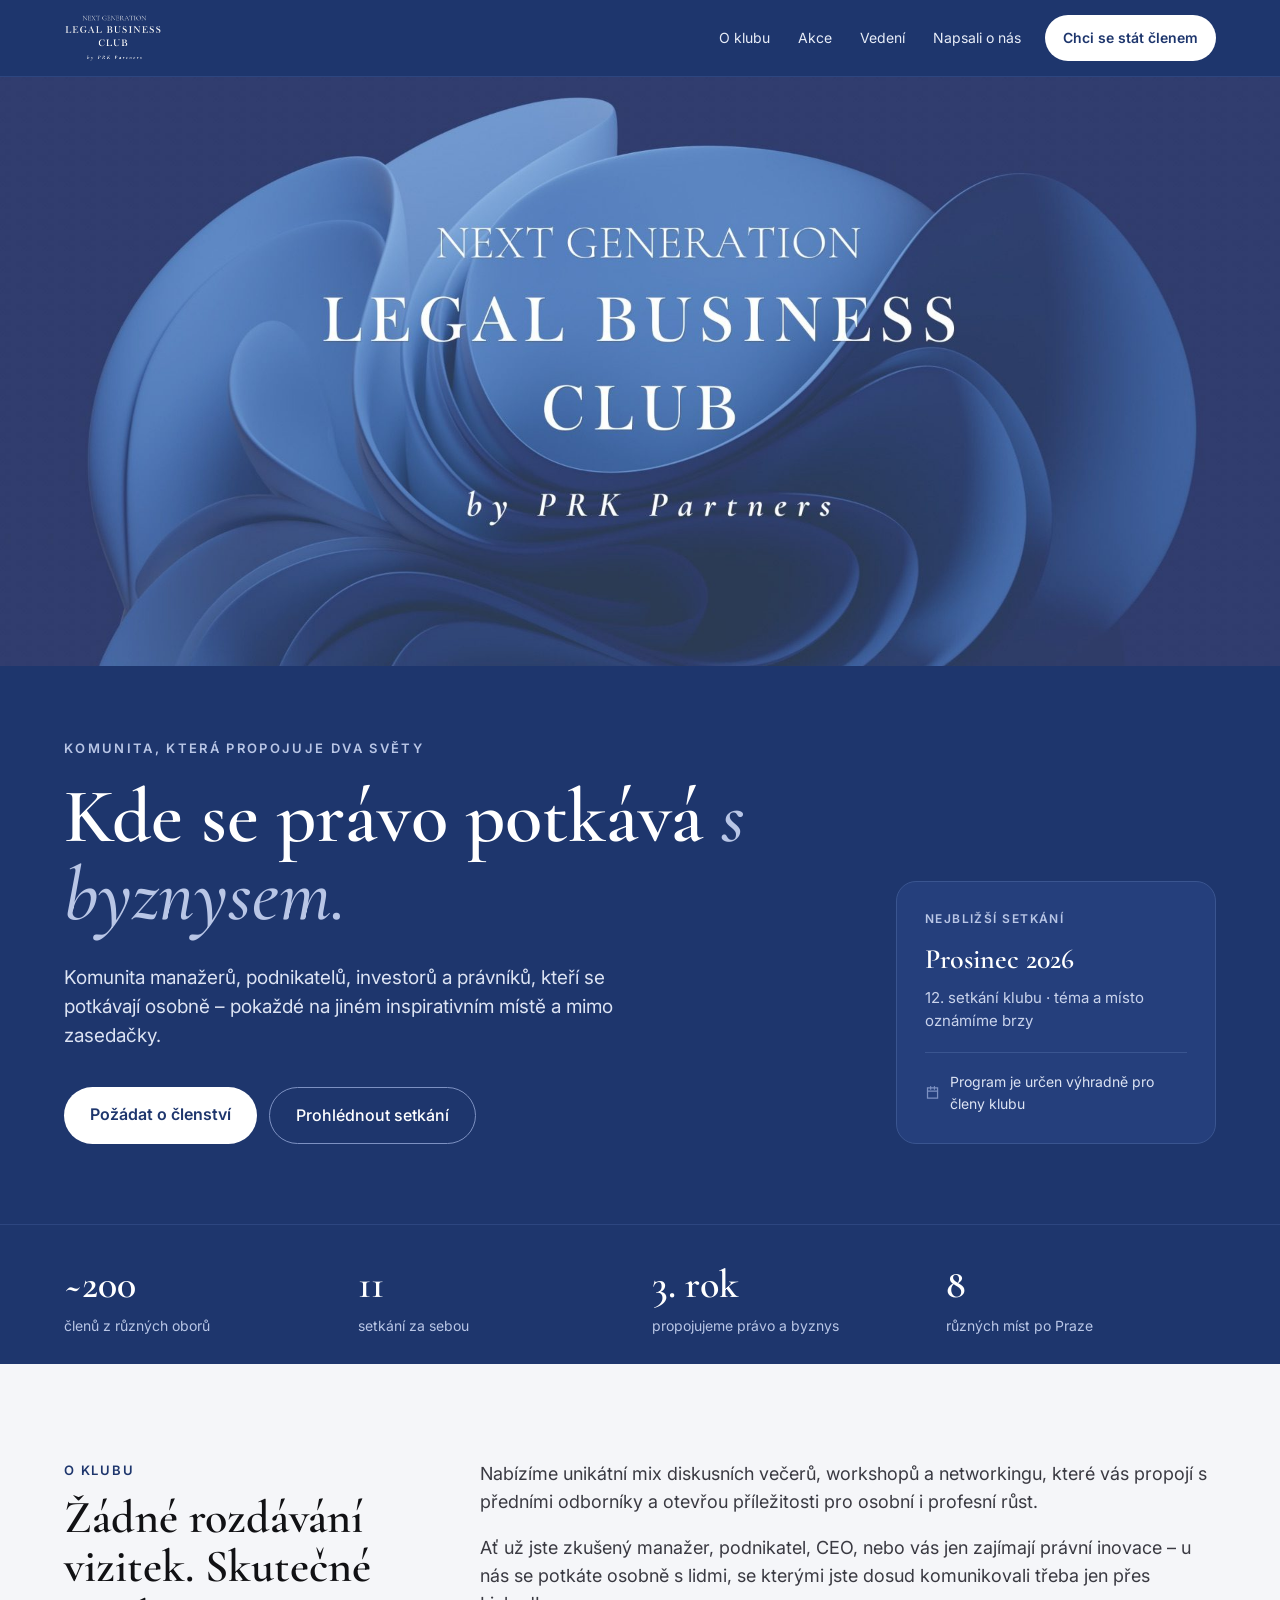
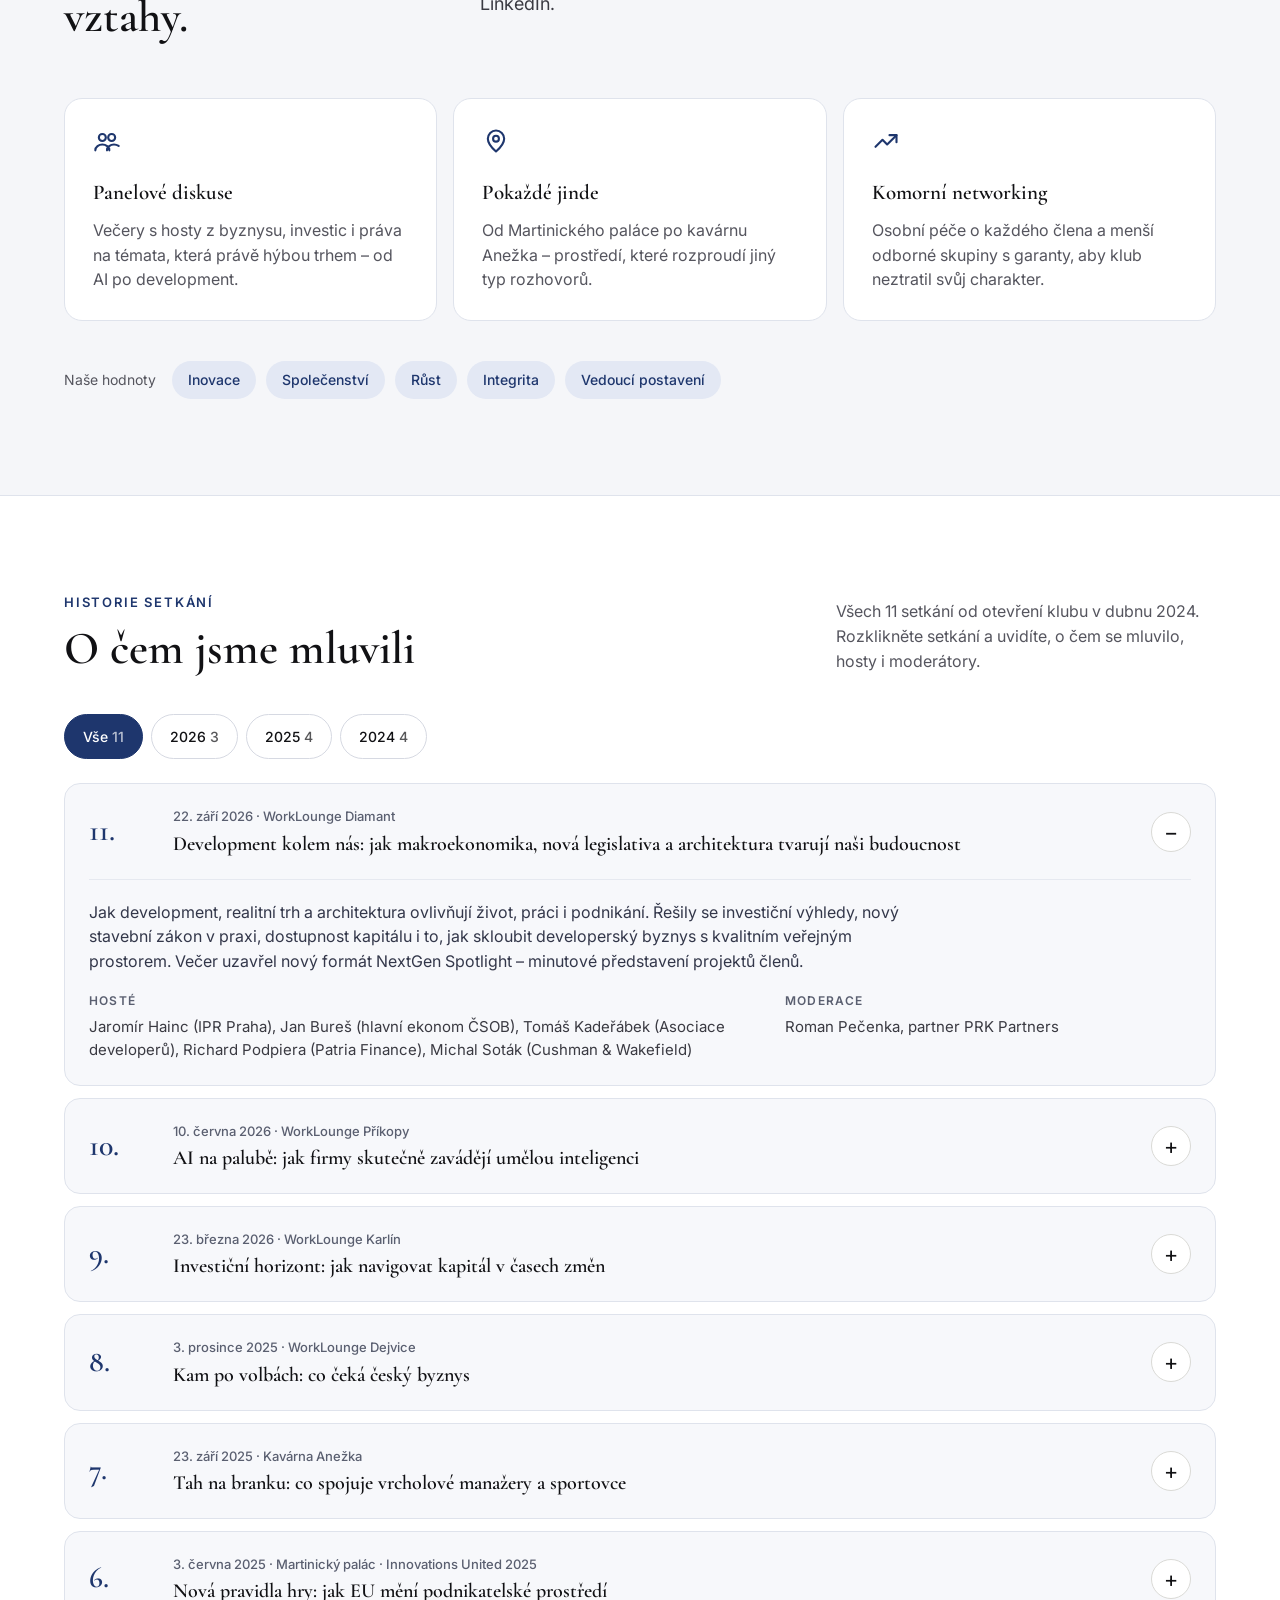
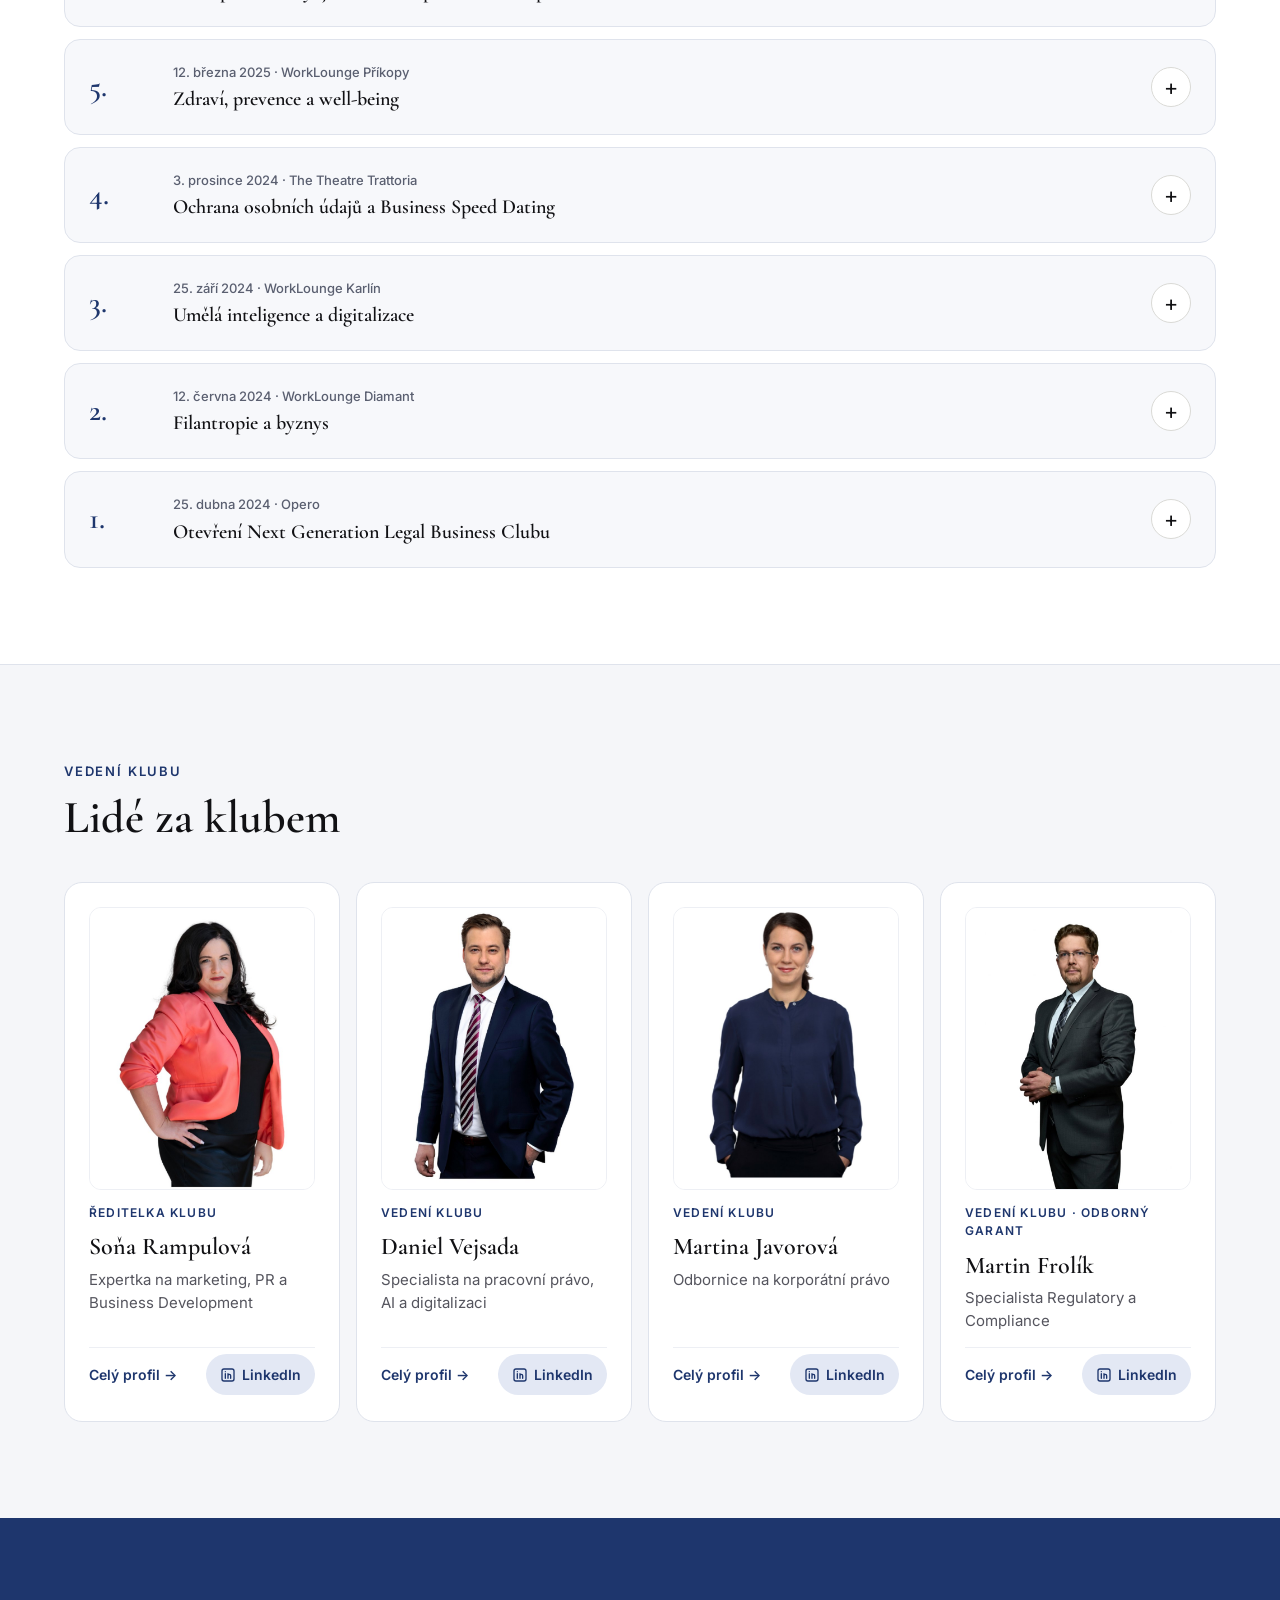
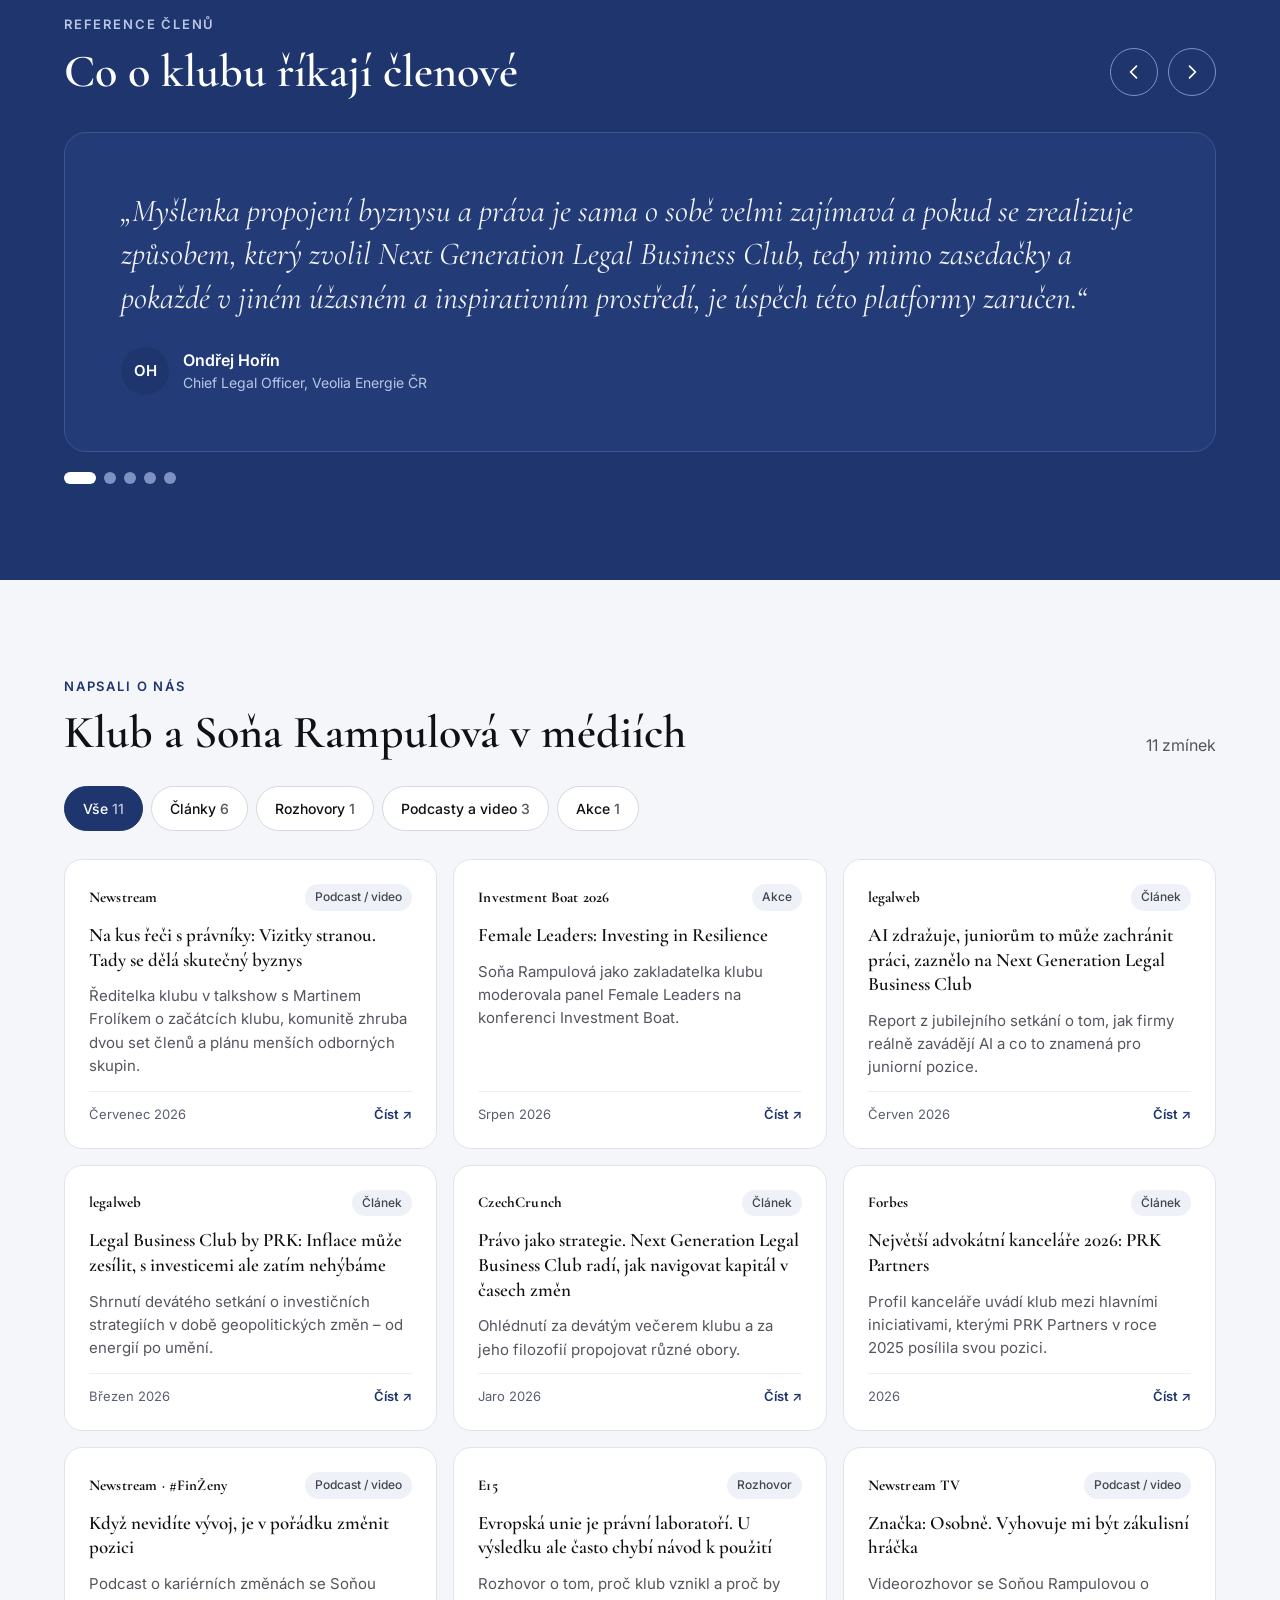
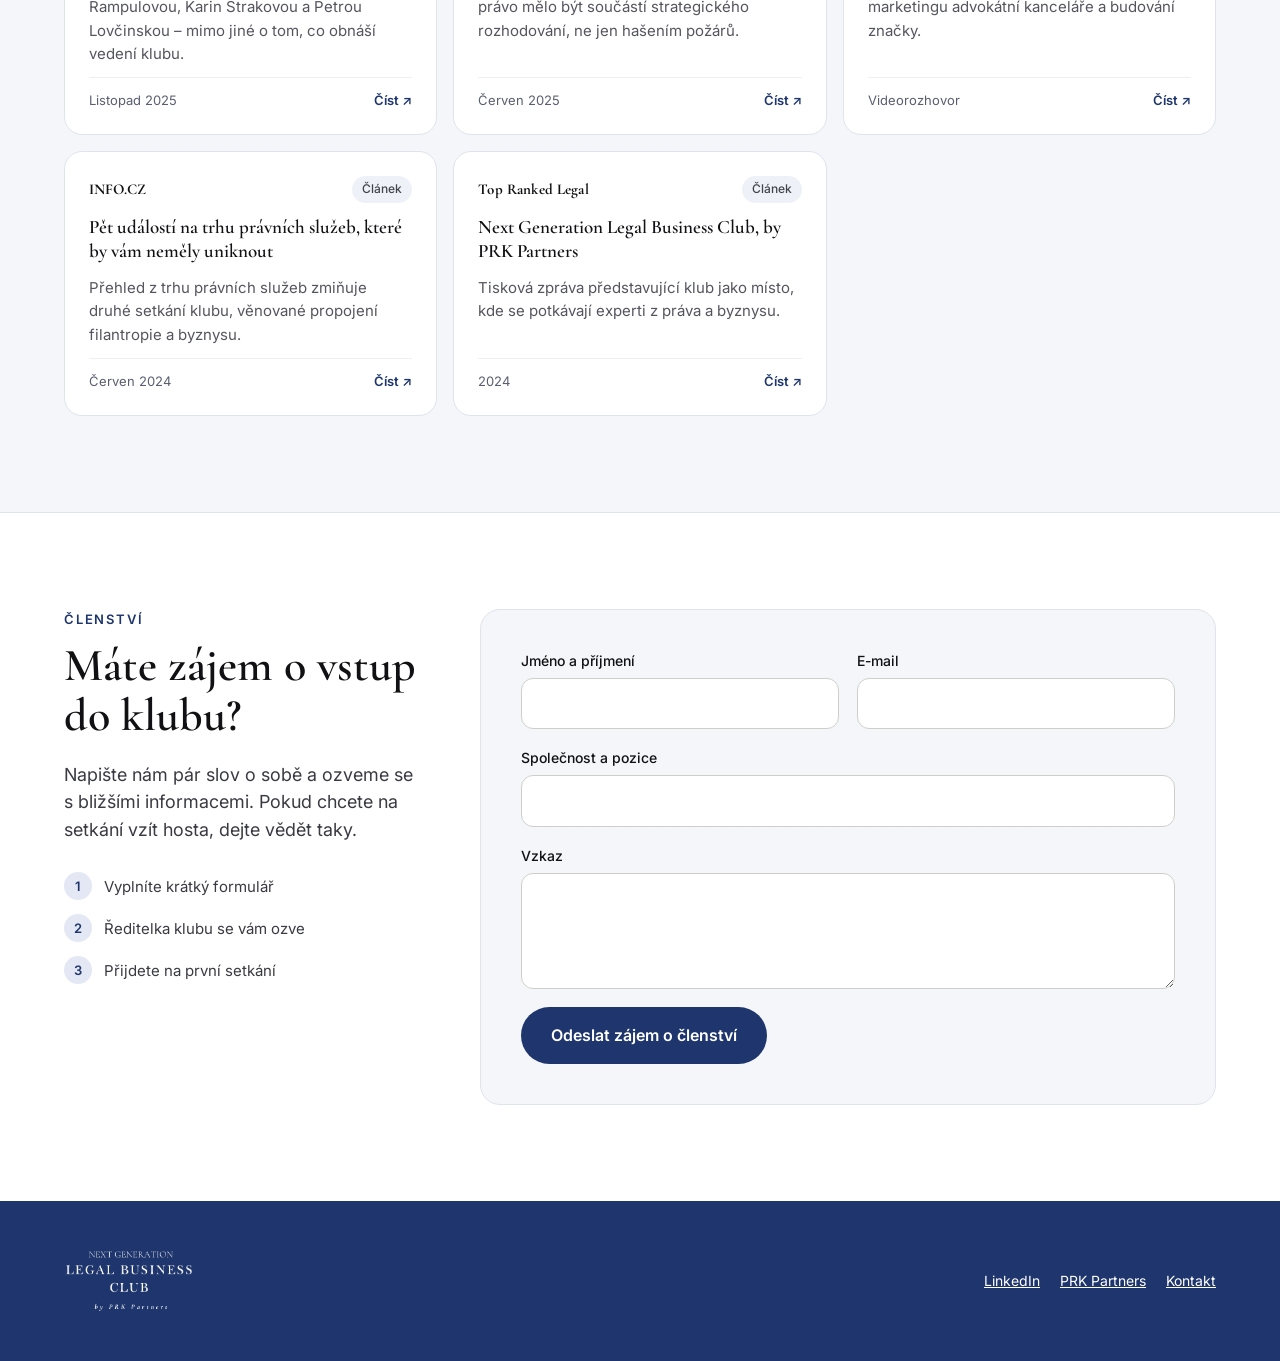
<file: index.html>
<!doctype html>
<html lang="cs">
<head>
<meta charset="utf-8">
<meta name="viewport" content="width=device-width, initial-scale=1">
<title>Next Generation Legal Business Club by PRK Partners</title>
<meta name="description" content="Next Generation Legal Business Club je komunita, která propojuje právo, byznys a inovace. Diskusní večery, networking a setkání pokaždé na jiném místě.">
<meta property="og:title" content="Next Generation Legal Business Club by PRK Partners">
<meta property="og:description" content="Next Generation Legal Business Club je komunita, která propojuje právo, byznys a inovace. Diskusní večery, networking a setkání pokaždé na jiném místě.">
<meta property="og:image" content="assets/img/og-favicon.png">
<meta property="og:locale" content="cs_CZ">
<link rel="icon" type="image/png" href="assets/img/og-favicon.png">
<link rel="preconnect" href="https://fonts.googleapis.com">
<link rel="preconnect" href="https://fonts.gstatic.com" crossorigin>
<link href="https://fonts.googleapis.com/css2?family=Cormorant+Garamond:ital,wght@0,500;0,600;0,700;1,500&amp;family=Inter:wght@400;500;600&amp;display=swap" rel="stylesheet">
<link rel="stylesheet" href="css/style.css">
<script>document.documentElement.classList.add('js');</script>
</head>
<body>
<div class="page" style="width: 100%; background: #F5F6F9; color: #111114; font-family: Inter, system-ui, sans-serif; font-size: 16px; line-height: 1.55;">

<div id="intro" aria-hidden="true"><img id="intro-logo" src="assets/img/logo-white.png" alt=""></div>

<header style="position: sticky; top: 0; z-index: 10; background: #1E366D; color: #FFFFFF; border-bottom: 1px solid #2D4680;">
<div style="max-width: 1200px; margin: 0 auto; padding: 14px 24px; display: flex; flex-wrap: wrap; align-items: center; justify-content: space-between; gap: 12px;">
<a href="#top" style="display: flex; align-items: center; gap: 10px; color: #FFFFFF; text-decoration: none;">
<img src="assets/img/logo-white.png" alt="Next Generation Legal Business Club by PRK Partners" id="header-logo" style="height: 48px; width: auto; display: block;">
</a>
<nav aria-label="Hlavní menu" style="display: flex; flex-wrap: wrap; align-items: center; gap: 4px;">
<a href="#o-klubu" style="color: #E8EDF8; text-decoration: none; font-size: 14px; padding: 12px 12px;">O klubu</a>
<a href="#akce" style="color: #E8EDF8; text-decoration: none; font-size: 14px; padding: 12px 12px;">Akce</a>
<a href="#vedeni" style="color: #E8EDF8; text-decoration: none; font-size: 14px; padding: 12px 12px;">Vedení</a>
<a href="#napsali" style="color: #E8EDF8; text-decoration: none; font-size: 14px; padding: 12px 12px;">Napsali o nás</a>
<a href="#clenstvi" style="color: #1E366D; background: #FFFFFF; text-decoration: none; font-size: 14px; font-weight: 600; padding: 12px 18px; border-radius: 999px; margin-left: 8px;">Chci se stát členem</a>
</nav>
</div>
</header>

<section id="top" style="background: #1E366D; color: #FFFFFF;">
<img src="assets/img/hero.jpg" alt="Next Generation Legal Business Club by PRK Partners" style="display: block; width: 100%; height: clamp(260px, 46vw, 640px); object-fit: cover; object-position: center;">
<div style="max-width: 1200px; margin: 0 auto; padding: 72px 24px 80px; display: flex; flex-wrap: wrap; gap: 48px; align-items: flex-end;">
<div style="flex: 999 1 560px; min-width: 0;">
<p style="margin: 0 0 20px; font-size: 13px; letter-spacing: 0.18em; text-transform: uppercase; color: #B9C6E6; font-weight: 600;">Komunita, která propojuje dva světy</p>
<h1 style="margin: 0; font-family: 'Cormorant Garamond', Georgia, serif; font-weight: 600; font-size: clamp(42px, 6vw, 80px); line-height: 1.02; letter-spacing: 0;">Kde se právo potkává <span style="font-family: 'Cormorant Garamond', Georgia, serif; font-style: italic; font-weight: 500; color: #B9C6E6;">s byznysem.</span></h1>
<p style="margin: 28px 0 0; max-width: 560px; font-size: 19px; color: #DCE3F3;">Komunita manažerů, podnikatelů, investorů a právníků, kteří se potkávají osobně – pokaždé na jiném inspirativním místě a mimo zasedačky.</p>
<div style="display: flex; flex-wrap: wrap; gap: 12px; margin-top: 36px;">
<a href="#clenstvi" style="background: #FFFFFF; color: #1E366D; text-decoration: none; font-weight: 600; padding: 15px 26px; border-radius: 999px;">Požádat o členství</a>
<a href="#akce" style="color: #FFFFFF; text-decoration: none; font-weight: 500; padding: 15px 26px; border-radius: 999px; border: 1px solid #7D91C2;">Prohlédnout setkání</a>
</div>
</div>
<div style="flex: 1 1 320px; min-width: 0; background: #253F7C; border: 1px solid #3A5590; border-radius: 20px; padding: 28px;">
<p style="margin: 0; font-size: 12px; letter-spacing: 0.12em; text-transform: uppercase; color: #B9C6E6; font-weight: 600;">Nejbližší setkání</p>
<p style="margin: 10px 0 4px; font-family: 'Cormorant Garamond', Georgia, serif; font-size: 28px; font-weight: 600;">Prosinec 2026</p>
<p style="margin: 0 0 20px; color: #C9D3EC; font-size: 15px;">12. setkání klubu · téma a místo oznámíme brzy</p>
<div style="display: flex; gap: 10px; align-items: center; padding-top: 18px; border-top: 1px solid #3A5590; font-size: 14px; color: #DCE3F3;">
<svg width="18" height="18" viewBox="0 0 24 24" fill="none" stroke="#7D91C2" stroke-width="2" stroke-linecap="round" aria-hidden="true"><path d="M4 4h16v16H4z"></path><path d="M4 9h16M9 2v4M15 2v4"></path></svg>
Program je určen výhradně pro členy klubu
</div>
</div>
</div>
<div style="border-top: 1px solid #2D4680;">
<div style="max-width: 1200px; margin: 0 auto; padding: 28px 24px; display: grid; grid-template-columns: repeat(auto-fit, minmax(180px, 1fr)); gap: 24px;">
<div><p style="margin: 0; font-family: 'Cormorant Garamond', Georgia, serif; font-size: 40px; font-weight: 600;">~200</p><p style="margin: 0; color: #B9C6E6; font-size: 14px;">členů z různých oborů</p></div>
<div><p style="margin: 0; font-family: 'Cormorant Garamond', Georgia, serif; font-size: 40px; font-weight: 600;">11</p><p style="margin: 0; color: #B9C6E6; font-size: 14px;">setkání za sebou</p></div>
<div><p style="margin: 0; font-family: 'Cormorant Garamond', Georgia, serif; font-size: 40px; font-weight: 600;">3. rok</p><p style="margin: 0; color: #B9C6E6; font-size: 14px;">propojujeme právo a byznys</p></div>
<div><p style="margin: 0; font-family: 'Cormorant Garamond', Georgia, serif; font-size: 40px; font-weight: 600;">8</p><p style="margin: 0; color: #B9C6E6; font-size: 14px;">různých míst po Praze</p></div>
</div>
</div>
</section>

<section id="o-klubu" style="max-width: 1200px; margin: 0 auto; padding: 96px 24px;">
<div style="display: flex; flex-wrap: wrap; gap: 56px;">
<div style="flex: 1 1 360px; min-width: 0;">
<p style="margin: 0 0 12px; font-size: 13px; letter-spacing: 0.14em; text-transform: uppercase; color: #1E366D; font-weight: 600;">O klubu</p>
<h2 style="margin: 0; font-family: 'Cormorant Garamond', Georgia, serif; font-size: clamp(30px, 4vw, 46px); line-height: 1.08; letter-spacing: 0; font-weight: 600;">Žádné rozdávání vizitek. Skutečné vztahy.</h2>
</div>
<div style="flex: 999 1 480px; min-width: 0; font-size: 18px; color: #3A3A42;">
<p style="margin: 0 0 18px;">Nabízíme unikátní mix diskusních večerů, workshopů a networkingu, které vás propojí s předními odborníky a otevřou příležitosti pro osobní i profesní růst.</p>
<p style="margin: 0;">Ať už jste zkušený manažer, podnikatel, CEO, nebo vás jen zajímají právní inovace – u nás se potkáte osobně s lidmi, se kterými jste dosud komunikovali třeba jen přes LinkedIn.</p>
</div>
</div>
<div style="display: grid; grid-template-columns: repeat(auto-fit, minmax(260px, 1fr)); gap: 16px; margin-top: 56px;">
<div style="background: #FFFFFF; border: 1px solid #DFE3EC; border-radius: 18px; padding: 28px;">
<svg width="28" height="28" viewBox="0 0 24 24" fill="none" stroke="#1E366D" stroke-width="1.8" stroke-linecap="round" stroke-linejoin="round" aria-hidden="true"><circle cx="8" cy="9" r="3"></circle><circle cx="16" cy="9" r="3"></circle><path d="M2 20c0-3 3-5 6-5s6 2 6 5M12 20c0-3 3-5 6-5 1.4 0 2.7.4 4 1.2"></path></svg>
<h3 style="margin: 16px 0 8px; font-family: 'Cormorant Garamond', Georgia, serif; font-size: 21px; font-weight: 600;">Panelové diskuse</h3>
<p style="margin: 0; color: #55555E;">Večery s hosty z byznysu, investic i práva na témata, která právě hýbou trhem – od AI po development.</p>
</div>
<div style="background: #FFFFFF; border: 1px solid #DFE3EC; border-radius: 18px; padding: 28px;">
<svg width="28" height="28" viewBox="0 0 24 24" fill="none" stroke="#1E366D" stroke-width="1.8" stroke-linecap="round" stroke-linejoin="round" aria-hidden="true"><path d="M12 21s-7-6.2-7-11a7 7 0 0 1 14 0c0 4.8-7 11-7 11z"></path><circle cx="12" cy="10" r="2.5"></circle></svg>
<h3 style="margin: 16px 0 8px; font-family: 'Cormorant Garamond', Georgia, serif; font-size: 21px; font-weight: 600;">Pokaždé jinde</h3>
<p style="margin: 0; color: #55555E;">Od Martinického paláce po kavárnu Anežka – prostředí, které rozproudí jiný typ rozhovorů.</p>
</div>
<div style="background: #FFFFFF; border: 1px solid #DFE3EC; border-radius: 18px; padding: 28px;">
<svg width="28" height="28" viewBox="0 0 24 24" fill="none" stroke="#1E366D" stroke-width="1.8" stroke-linecap="round" stroke-linejoin="round" aria-hidden="true"><path d="M3 17l6-6 4 4 8-8"></path><path d="M15 7h6v6"></path></svg>
<h3 style="margin: 16px 0 8px; font-family: 'Cormorant Garamond', Georgia, serif; font-size: 21px; font-weight: 600;">Komorní networking</h3>
<p style="margin: 0; color: #55555E;">Osobní péče o každého člena a menší odborné skupiny s garanty, aby klub neztratil svůj charakter.</p>
</div>
</div>
<div style="margin-top: 40px; display: flex; flex-wrap: wrap; align-items: center; gap: 10px;">
<span style="font-size: 14px; color: #55555E; margin-right: 6px;">Naše hodnoty</span>
<span style="padding: 8px 16px; border-radius: 999px; background: #E3E8F4; color: #1E366D; font-size: 14px; font-weight: 500;">Inovace</span>
<span style="padding: 8px 16px; border-radius: 999px; background: #E3E8F4; color: #1E366D; font-size: 14px; font-weight: 500;">Společenství</span>
<span style="padding: 8px 16px; border-radius: 999px; background: #E3E8F4; color: #1E366D; font-size: 14px; font-weight: 500;">Růst</span>
<span style="padding: 8px 16px; border-radius: 999px; background: #E3E8F4; color: #1E366D; font-size: 14px; font-weight: 500;">Integrita</span>
<span style="padding: 8px 16px; border-radius: 999px; background: #E3E8F4; color: #1E366D; font-size: 14px; font-weight: 500;">Vedoucí postavení</span>
</div>
</section>

<section id="akce" style="background: #FFFFFF; border-top: 1px solid #DFE3EC; border-bottom: 1px solid #DFE3EC;">
<div style="max-width: 1200px; margin: 0 auto; padding: 96px 24px;">
<div style="display: flex; flex-wrap: wrap; justify-content: space-between; align-items: flex-end; gap: 16px; margin-bottom: 40px;">
<div>
<p style="margin: 0 0 12px; font-size: 13px; letter-spacing: 0.14em; text-transform: uppercase; color: #1E366D; font-weight: 600;">Historie setkání</p>
<h2 style="margin: 0; font-family: 'Cormorant Garamond', Georgia, serif; font-size: clamp(30px, 4vw, 46px); line-height: 1.08; letter-spacing: 0; font-weight: 600;">O čem jsme mluvili</h2>
</div>
<p style="margin: 0; max-width: 380px; color: #55555E;">Všech 11 setkání od otevření klubu v dubnu 2024. Rozklikněte setkání a uvidíte, o čem se mluvilo, hosty i moderátory.</p>
</div>
<div id="year-filters" role="group" aria-label="Filtrovat setkání podle roku" style="display: flex; flex-wrap: wrap; gap: 8px; margin-bottom: 24px;">

</div>
<div id="events-list" style="display: flex; flex-direction: column; gap: 12px;"></div>
</div>
</section>

<section id="vedeni" style="max-width: 1200px; margin: 0 auto; padding: 96px 24px;">
<p style="margin: 0 0 12px; font-size: 13px; letter-spacing: 0.14em; text-transform: uppercase; color: #1E366D; font-weight: 600;">Vedení klubu</p>
<h2 style="margin: 0 0 40px; font-family: 'Cormorant Garamond', Georgia, serif; font-size: clamp(30px, 4vw, 46px); line-height: 1.08; letter-spacing: 0; font-weight: 600;">Lidé za klubem</h2>
<div style="display: grid; grid-template-columns: repeat(auto-fit, minmax(240px, 1fr)); gap: 16px;">
<div style="background: #FFFFFF; border: 1px solid #DFE3EC; border-radius: 18px; padding: 24px; display: flex; flex-direction: column; gap: 14px;">
<a href="sona-rampulova.html" style="display: flex; flex-direction: column; gap: 14px; flex-grow: 1; text-decoration: none; color: #111114;">
<img src="assets/img/sona-rampulova.jpg" alt="Soňa Rampulová" style="display: block; width: 100%; aspect-ratio: 4 / 5; object-fit: cover; object-position: top center; border-radius: 12px; background: #FFFFFF; border: 1px solid #EDEFF4; box-sizing: border-box;">
<div style="flex-grow: 1;">
<p style="margin: 0; font-size: 12px; letter-spacing: 0.1em; text-transform: uppercase; color: #1E366D; font-weight: 600;">Ředitelka klubu</p>
<p style="margin: 6px 0 2px; font-family: 'Cormorant Garamond', Georgia, serif; font-size: 24px; font-weight: 600;">Soňa Rampulová</p>
<p style="margin: 0; color: #55555E; font-size: 15px;">Expertka na marketing, PR a Business Development</p>
</div>
</a>
<div style="display: flex; justify-content: space-between; align-items: center; gap: 8px; padding-top: 4px; border-top: 1px solid #EDEFF4;">
<a href="sona-rampulova.html" style="padding: 12px 0; font-size: 14px; font-weight: 600; color: #1E366D; text-decoration: none;">Celý profil →</a>
<a href="https://www.linkedin.com/in/sona-rampulova/" target="_blank" rel="noopener" aria-label="LinkedIn – Soňa Rampulová" style="display: flex; align-items: center; gap: 6px; padding: 10px 14px; border-radius: 999px; background: #E3E8F4; font-size: 14px; font-weight: 600; color: #1E366D; text-decoration: none;"><svg width="16" height="16" viewBox="0 0 24 24" fill="none" stroke="currentColor" stroke-width="2" stroke-linecap="round" stroke-linejoin="round" aria-hidden="true"><rect x="3" y="3" width="18" height="18" rx="3"></rect><path d="M8 10v7M8 7v.01M12 17v-4a2 2 0 0 1 4 0v4M12 10v7"></path></svg>LinkedIn</a>
</div>
</div>
<div style="background: #FFFFFF; border: 1px solid #DFE3EC; border-radius: 18px; padding: 24px; display: flex; flex-direction: column; gap: 14px;">
<a href="daniel-vejsada.html" style="display: flex; flex-direction: column; gap: 14px; flex-grow: 1; text-decoration: none; color: #111114;">
<img src="assets/img/daniel-vejsada.jpg" alt="Daniel Vejsada" style="display: block; width: 100%; aspect-ratio: 4 / 5; object-fit: cover; object-position: top center; border-radius: 12px; background: #FFFFFF; border: 1px solid #EDEFF4; box-sizing: border-box;">
<div style="flex-grow: 1;">
<p style="margin: 0; font-size: 12px; letter-spacing: 0.1em; text-transform: uppercase; color: #1E366D; font-weight: 600;">Vedení klubu</p>
<p style="margin: 6px 0 2px; font-family: 'Cormorant Garamond', Georgia, serif; font-size: 24px; font-weight: 600;">Daniel Vejsada</p>
<p style="margin: 0; color: #55555E; font-size: 15px;">Specialista na pracovní právo, AI a digitalizaci</p>
</div>
</a>
<div style="display: flex; justify-content: space-between; align-items: center; gap: 8px; padding-top: 4px; border-top: 1px solid #EDEFF4;">
<a href="daniel-vejsada.html" style="padding: 12px 0; font-size: 14px; font-weight: 600; color: #1E366D; text-decoration: none;">Celý profil →</a>
<a href="https://www.linkedin.com/in/danielvejsada/" target="_blank" rel="noopener" aria-label="LinkedIn – Daniel Vejsada" style="display: flex; align-items: center; gap: 6px; padding: 10px 14px; border-radius: 999px; background: #E3E8F4; font-size: 14px; font-weight: 600; color: #1E366D; text-decoration: none;"><svg width="16" height="16" viewBox="0 0 24 24" fill="none" stroke="currentColor" stroke-width="2" stroke-linecap="round" stroke-linejoin="round" aria-hidden="true"><rect x="3" y="3" width="18" height="18" rx="3"></rect><path d="M8 10v7M8 7v.01M12 17v-4a2 2 0 0 1 4 0v4M12 10v7"></path></svg>LinkedIn</a>
</div>
</div>
<div style="background: #FFFFFF; border: 1px solid #DFE3EC; border-radius: 18px; padding: 24px; display: flex; flex-direction: column; gap: 14px;">
<a href="martina-javorova.html" style="display: flex; flex-direction: column; gap: 14px; flex-grow: 1; text-decoration: none; color: #111114;">
<img src="assets/img/martina-javorova.jpg" alt="Martina Javorová" style="display: block; width: 100%; aspect-ratio: 4 / 5; object-fit: cover; object-position: top center; border-radius: 12px; background: #FFFFFF; border: 1px solid #EDEFF4; box-sizing: border-box;">
<div style="flex-grow: 1;">
<p style="margin: 0; font-size: 12px; letter-spacing: 0.1em; text-transform: uppercase; color: #1E366D; font-weight: 600;">Vedení klubu</p>
<p style="margin: 6px 0 2px; font-family: 'Cormorant Garamond', Georgia, serif; font-size: 24px; font-weight: 600;">Martina Javorová</p>
<p style="margin: 0; color: #55555E; font-size: 15px;">Odbornice na korporátní právo</p>
</div>
</a>
<div style="display: flex; justify-content: space-between; align-items: center; gap: 8px; padding-top: 4px; border-top: 1px solid #EDEFF4;">
<a href="martina-javorova.html" style="padding: 12px 0; font-size: 14px; font-weight: 600; color: #1E366D; text-decoration: none;">Celý profil →</a>
<a href="https://www.linkedin.com/in/martina-javorov%C3%A1/" target="_blank" rel="noopener" aria-label="LinkedIn – Martina Javorová" style="display: flex; align-items: center; gap: 6px; padding: 10px 14px; border-radius: 999px; background: #E3E8F4; font-size: 14px; font-weight: 600; color: #1E366D; text-decoration: none;"><svg width="16" height="16" viewBox="0 0 24 24" fill="none" stroke="currentColor" stroke-width="2" stroke-linecap="round" stroke-linejoin="round" aria-hidden="true"><rect x="3" y="3" width="18" height="18" rx="3"></rect><path d="M8 10v7M8 7v.01M12 17v-4a2 2 0 0 1 4 0v4M12 10v7"></path></svg>LinkedIn</a>
</div>
</div>
<div style="background: #FFFFFF; border: 1px solid #DFE3EC; border-radius: 18px; padding: 24px; display: flex; flex-direction: column; gap: 14px;">
<a href="martin-frolik.html" style="display: flex; flex-direction: column; gap: 14px; flex-grow: 1; text-decoration: none; color: #111114;">
<img src="assets/img/martin-frolik.jpg" alt="Martin Frolík" style="display: block; width: 100%; aspect-ratio: 4 / 5; object-fit: cover; object-position: top center; border-radius: 12px; background: #FFFFFF; border: 1px solid #EDEFF4; box-sizing: border-box;">
<div style="flex-grow: 1;">
<p style="margin: 0; font-size: 12px; letter-spacing: 0.1em; text-transform: uppercase; color: #1E366D; font-weight: 600;">Vedení klubu · odborný garant</p>
<p style="margin: 6px 0 2px; font-family: 'Cormorant Garamond', Georgia, serif; font-size: 24px; font-weight: 600;">Martin Frolík</p>
<p style="margin: 0; color: #55555E; font-size: 15px;">Specialista Regulatory a Compliance</p>
</div>
</a>
<div style="display: flex; justify-content: space-between; align-items: center; gap: 8px; padding-top: 4px; border-top: 1px solid #EDEFF4;">
<a href="martin-frolik.html" style="padding: 12px 0; font-size: 14px; font-weight: 600; color: #1E366D; text-decoration: none;">Celý profil →</a>
<a href="https://www.linkedin.com/in/frolikmartin/" target="_blank" rel="noopener" aria-label="LinkedIn – Martin Frolík" style="display: flex; align-items: center; gap: 6px; padding: 10px 14px; border-radius: 999px; background: #E3E8F4; font-size: 14px; font-weight: 600; color: #1E366D; text-decoration: none;"><svg width="16" height="16" viewBox="0 0 24 24" fill="none" stroke="currentColor" stroke-width="2" stroke-linecap="round" stroke-linejoin="round" aria-hidden="true"><rect x="3" y="3" width="18" height="18" rx="3"></rect><path d="M8 10v7M8 7v.01M12 17v-4a2 2 0 0 1 4 0v4M12 10v7"></path></svg>LinkedIn</a>
</div>
</div>

</div>
</section>

<section style="background: #1E366D; color: #FFFFFF;">
<div style="max-width: 1200px; margin: 0 auto; padding: 96px 24px;">
<div style="display: flex; flex-wrap: wrap; justify-content: space-between; align-items: flex-end; gap: 16px; margin-bottom: 36px;">
<div>
<p style="margin: 0 0 12px; font-size: 13px; letter-spacing: 0.14em; text-transform: uppercase; color: #B9C6E6; font-weight: 600;">Reference členů</p>
<h2 style="margin: 0; font-family: 'Cormorant Garamond', Georgia, serif; font-size: clamp(30px, 4vw, 46px); line-height: 1.08; letter-spacing: 0; font-weight: 600;">Co o klubu říkají členové</h2>
</div>
<div style="display: flex; gap: 10px;">
<button type="button" id="quote-prev" aria-label="Předchozí reference" style="width: 48px; height: 48px; border-radius: 50%; border: 1px solid #7D91C2; background: transparent; color: #FFFFFF; cursor: pointer; display: flex; align-items: center; justify-content: center;"><svg width="20" height="20" viewBox="0 0 24 24" fill="none" stroke="currentColor" stroke-width="2" stroke-linecap="round" aria-hidden="true"><path d="M15 5l-7 7 7 7"></path></svg></button>
<button type="button" id="quote-next" aria-label="Další reference" style="width: 48px; height: 48px; border-radius: 50%; border: 1px solid #7D91C2; background: transparent; color: #FFFFFF; cursor: pointer; display: flex; align-items: center; justify-content: center;"><svg width="20" height="20" viewBox="0 0 24 24" fill="none" stroke="currentColor" stroke-width="2" stroke-linecap="round" aria-hidden="true"><path d="M9 5l7 7-7 7"></path></svg></button>
</div>
</div>
<figure aria-live="polite" style="margin: 0; border: 1px solid #3A5590; border-radius: 22px; padding: clamp(28px, 5vw, 56px); background: #233C77;">
<blockquote style="margin: 0; font-family: 'Cormorant Garamond', Georgia, serif; font-style: italic; font-size: clamp(22px, 2.6vw, 32px); line-height: 1.35; color: #F2F2F5;">„<span id="quote-text"></span>“</blockquote>
<figcaption style="margin-top: 28px; display: flex; align-items: center; gap: 14px;">
<span style="width: 48px; height: 48px; border-radius: 50%; background: #1E366D; display: flex; align-items: center; justify-content: center; font-weight: 600; font-size: 15px;" id="quote-initials"></span>
<span><span id="quote-name" style="display: block; font-weight: 600;"></span><span id="quote-role" style="display: block; color: #B9C6E6; font-size: 14px;"></span></span>
</figcaption>
</figure>
<div id="quote-dots" style="display: flex; gap: 8px; margin-top: 20px;"></div>
</div>
</section>

<section id="napsali" style="max-width: 1200px; margin: 0 auto; padding: 96px 24px;">
<div style="display: flex; flex-wrap: wrap; justify-content: space-between; align-items: flex-end; gap: 16px; margin-bottom: 28px;">
<div>
<p style="margin: 0 0 12px; font-size: 13px; letter-spacing: 0.14em; text-transform: uppercase; color: #1E366D; font-weight: 600;">Napsali o nás</p>
<h2 style="margin: 0; font-family: 'Cormorant Garamond', Georgia, serif; font-size: clamp(30px, 4vw, 46px); line-height: 1.08; letter-spacing: 0; font-weight: 600;">Klub a Soňa Rampulová v médiích</h2>
</div>
<p id="press-count" style="margin: 0; color: #55555E;"></p>
</div>
<div id="press-filters" role="group" aria-label="Filtrovat podle typu" style="display: flex; flex-wrap: wrap; gap: 8px; margin-bottom: 28px;">

</div>
<div id="press-list" style="display: grid; grid-template-columns: repeat(auto-fill, minmax(300px, 1fr)); gap: 16px;"></div>
</section>

<section id="clenstvi" style="background: #FFFFFF; border-top: 1px solid #DFE3EC;">
<div style="max-width: 1200px; margin: 0 auto; padding: 96px 24px; display: flex; flex-wrap: wrap; gap: 56px;">
<div style="flex: 1 1 360px; min-width: 0;">
<p style="margin: 0 0 12px; font-size: 13px; letter-spacing: 0.14em; text-transform: uppercase; color: #1E366D; font-weight: 600;">Členství</p>
<h2 style="margin: 0 0 20px; font-family: 'Cormorant Garamond', Georgia, serif; font-size: clamp(30px, 4vw, 46px); line-height: 1.08; letter-spacing: 0; font-weight: 600;">Máte zájem o vstup do klubu?</h2>
<p style="margin: 0 0 28px; font-size: 18px; color: #3A3A42;">Napište nám pár slov o sobě a ozveme se s bližšími informacemi. Pokud chcete na setkání vzít hosta, dejte vědět taky.</p>
<div style="display: flex; flex-direction: column; gap: 14px; font-size: 15px; color: #3A3A42;">
<div style="display: flex; gap: 12px; align-items: center;"><span style="width: 28px; height: 28px; border-radius: 50%; background: #E3E8F4; color: #1E366D; display: flex; align-items: center; justify-content: center; font-weight: 600; font-size: 13px;">1</span>Vyplníte krátký formulář</div>
<div style="display: flex; gap: 12px; align-items: center;"><span style="width: 28px; height: 28px; border-radius: 50%; background: #E3E8F4; color: #1E366D; display: flex; align-items: center; justify-content: center; font-weight: 600; font-size: 13px;">2</span>Ředitelka klubu se vám ozve</div>
<div style="display: flex; gap: 12px; align-items: center;"><span style="width: 28px; height: 28px; border-radius: 50%; background: #E3E8F4; color: #1E366D; display: flex; align-items: center; justify-content: center; font-weight: 600; font-size: 13px;">3</span>Přijdete na první setkání</div>
</div>
</div>
<div style="flex: 999 1 460px; min-width: 0; background: #F5F6F9; border: 1px solid #DFE3EC; border-radius: 20px; padding: clamp(24px, 4vw, 40px);">
<div id="form-thanks" hidden role="status" style="text-align: center; padding: 40px 0;">
<p style="margin: 0 0 8px; font-family: 'Cormorant Garamond', Georgia, serif; font-size: 26px; font-weight: 600;">Děkujeme!</p>
<p style="margin: 0; color: #55555E;">Vaši zprávu jsme přijali a brzy se ozveme.</p>
</div>
<form id="join-form" action="#" method="post" style="display: flex; flex-direction: column; gap: 18px;">
<div style="display: flex; flex-wrap: wrap; gap: 18px;">
<label style="flex: 1 1 220px; display: flex; flex-direction: column; gap: 6px; font-size: 14px; font-weight: 500;">Jméno a příjmení<input type="text" name="jmeno" required="required" style="padding: 14px 16px; border: 1px solid #CFCFCA; border-radius: 12px; font: inherit; font-weight: 400; background: #FFFFFF;"></label>
<label style="flex: 1 1 220px; display: flex; flex-direction: column; gap: 6px; font-size: 14px; font-weight: 500;">E-mail<input type="email" name="email" required="required" style="padding: 14px 16px; border: 1px solid #CFCFCA; border-radius: 12px; font: inherit; font-weight: 400; background: #FFFFFF;"></label>
</div>
<label style="display: flex; flex-direction: column; gap: 6px; font-size: 14px; font-weight: 500;">Společnost a pozice<input type="text" name="firma" style="padding: 14px 16px; border: 1px solid #CFCFCA; border-radius: 12px; font: inherit; font-weight: 400; background: #FFFFFF;"></label>
<label style="display: flex; flex-direction: column; gap: 6px; font-size: 14px; font-weight: 500;">Vzkaz<textarea name="vzkaz" rows="4" style="padding: 14px 16px; border: 1px solid #CFCFCA; border-radius: 12px; font: inherit; font-weight: 400; background: #FFFFFF; resize: vertical;"></textarea></label>
<button type="submit" style="align-self: flex-start; background: #1E366D; color: #FFFFFF; border: 0; border-radius: 999px; padding: 16px 30px; font: inherit; font-weight: 600; cursor: pointer;">Odeslat zájem o členství</button>
</form>
</div>
</div>
</section>

<footer style="background: #1E366D; color: #C9D3EC;">
<div style="max-width: 1200px; margin: 0 auto; padding: 48px 24px; display: flex; flex-wrap: wrap; justify-content: space-between; gap: 24px; font-size: 14px;">
<div>
<img src="assets/img/logo-white.png" alt="Next Generation Legal Business Club by PRK Partners" style="height: 64px; width: auto; display: block;">
</div>
<div style="display: flex; flex-wrap: wrap; gap: 20px; align-items: center;">
<a href="https://www.linkedin.com/company/next-generation-legal-business-club" target="_blank" rel="noopener" style="color: #FFFFFF;">LinkedIn</a>
<a href="https://www.prkpartners.com" target="_blank" rel="noopener" style="color: #FFFFFF;">PRK Partners</a>
<a href="#clenstvi" style="color: #FFFFFF;">Kontakt</a>
</div>
</div>
</footer>

</div>
<script src="js/data.js"></script>
<script src="js/main.js"></script>
</body>
</html>
</file>
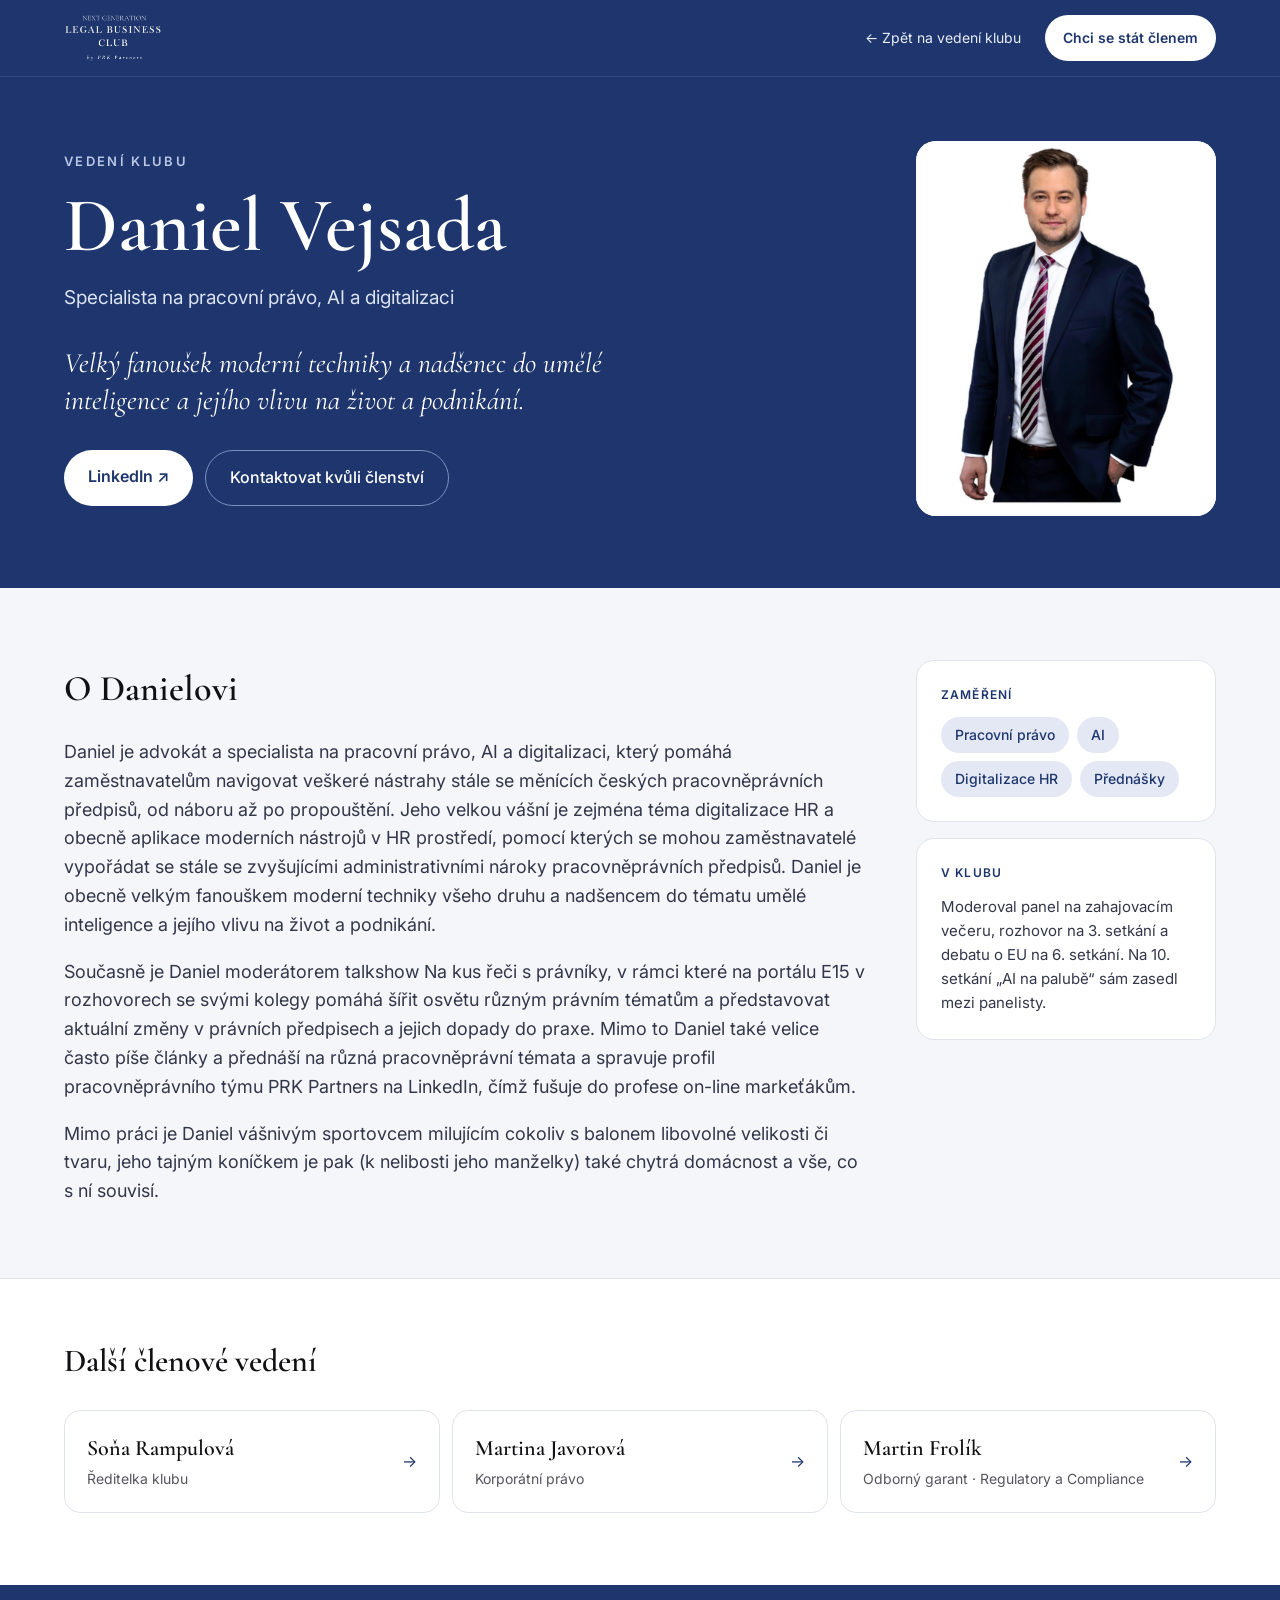
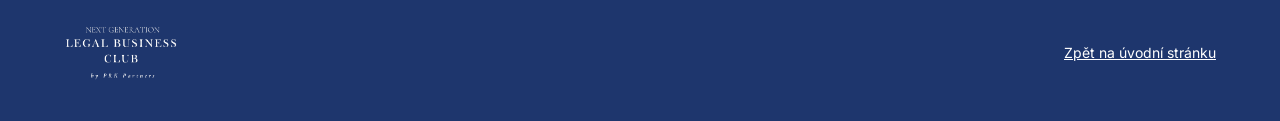
<file: daniel-vejsada.html>
<!doctype html>
<html lang="cs">
<head>
<meta charset="utf-8">
<meta name="viewport" content="width=device-width, initial-scale=1">
<title>Daniel Vejsada – vedení klubu | Next Generation Legal Business Club</title>
<meta name="description" content="Daniel Vejsada – vedení Next Generation Legal Business Clubu by PRK Partners.">
<meta property="og:title" content="Daniel Vejsada – vedení klubu | Next Generation Legal Business Club">
<meta property="og:description" content="Daniel Vejsada – vedení Next Generation Legal Business Clubu by PRK Partners.">
<meta property="og:image" content="assets/img/og-favicon.png">
<meta property="og:locale" content="cs_CZ">
<link rel="icon" type="image/png" href="assets/img/og-favicon.png">
<link rel="preconnect" href="https://fonts.googleapis.com">
<link rel="preconnect" href="https://fonts.gstatic.com" crossorigin>
<link href="https://fonts.googleapis.com/css2?family=Cormorant+Garamond:ital,wght@0,500;0,600;0,700;1,500&amp;family=Inter:wght@400;500;600&amp;display=swap" rel="stylesheet">
<link rel="stylesheet" href="css/style.css">
</head>
<body>
<main style="width: 100%; background: #F5F6F9; color: #111114; font-family: Inter, system-ui, sans-serif; font-size: 16px; line-height: 1.6;">

<header style="background: #1E366D; color: #FFFFFF; border-bottom: 1px solid #2D4680;">
<div style="max-width: 1200px; margin: 0 auto; padding: 14px 24px; display: flex; flex-wrap: wrap; align-items: center; justify-content: space-between; gap: 12px;">
<a href="index.html" style="display: block;"><img src="assets/img/logo-white.png" alt="Next Generation Legal Business Club by PRK Partners – zpět na úvod" style="height: 48px; width: auto; display: block;"></a>
<nav aria-label="Navigace" style="display: flex; flex-wrap: wrap; align-items: center; gap: 4px;">
<a href="index.html#vedeni" style="color: #E8EDF8; text-decoration: none; font-size: 14px; padding: 12px;">← Zpět na vedení klubu</a>
<a href="index.html#clenstvi" style="color: #1E366D; background: #FFFFFF; text-decoration: none; font-size: 14px; font-weight: 600; padding: 12px 18px; border-radius: 999px; margin-left: 8px;">Chci se stát členem</a>
</nav>
</div>
</header>

<section style="background: #1E366D; color: #FFFFFF;">
<div style="max-width: 1200px; margin: 0 auto; padding: 64px 24px 72px; display: flex; flex-wrap: wrap-reverse; gap: 48px; align-items: center;">
<div style="flex: 999 1 520px; min-width: 0;">
<p style="margin: 0 0 16px; font-size: 13px; letter-spacing: 0.18em; text-transform: uppercase; color: #B9C6E6; font-weight: 600;">Vedení klubu</p>
<h1 style="margin: 0; font-family: 'Cormorant Garamond', Georgia, serif; font-weight: 600; font-size: clamp(44px, 6vw, 80px); line-height: 1;">Daniel Vejsada</h1>
<p style="margin: 18px 0 0; font-size: 19px; color: #DCE3F3;">Specialista na pracovní právo, AI a digitalizaci</p>
<p style="margin: 32px 0 0; max-width: 560px; font-family: 'Cormorant Garamond', Georgia, serif; font-style: italic; font-size: 28px; line-height: 1.3; color: #FFFFFF;">Velký fanoušek moderní techniky a nadšenec do umělé inteligence a jejího vlivu na život a podnikání.</p>
<div style="display: flex; flex-wrap: wrap; gap: 12px; margin-top: 32px;">
<a href="https://www.linkedin.com/in/danielvejsada/" target="_blank" rel="noopener" style="background: #FFFFFF; color: #1E366D; text-decoration: none; font-weight: 600; padding: 14px 24px; border-radius: 999px;">LinkedIn ↗</a>
<a href="index.html#clenstvi" style="color: #FFFFFF; text-decoration: none; font-weight: 500; padding: 14px 24px; border-radius: 999px; border: 1px solid #7D91C2;">Kontaktovat kvůli členství</a>
</div>
</div>
<div style="flex: 1 1 300px; max-width: 400px; min-width: 0;">
<img src="assets/img/daniel-vejsada.jpg" alt="Daniel Vejsada" style="display: block; width: 100%; aspect-ratio: 4 / 5; object-fit: cover; object-position: top center; border-radius: 20px; background: #FFFFFF;">
</div>
</div>
</section>

<section style="max-width: 1200px; margin: 0 auto; padding: 72px 24px; display: flex; flex-wrap: wrap; gap: 48px;">
<div style="flex: 999 1 520px; min-width: 0; font-size: 18px; color: #33374A;">
<h2 style="margin: 0 0 20px; font-family: 'Cormorant Garamond', Georgia, serif; font-size: 36px; font-weight: 600; color: #111114;">O Danielovi</h2>
<p style="margin: 0 0 18px;">Daniel je advokát a specialista na pracovní právo, AI a digitalizaci, který pomáhá zaměstnavatelům navigovat veškeré nástrahy stále se měnících českých pracovněprávních předpisů, od náboru až po propouštění. Jeho velkou vášní je zejména téma digitalizace HR a obecně aplikace moderních nástrojů v HR prostředí, pomocí kterých se mohou zaměstnavatelé vypořádat se stále se zvyšujícími administrativními nároky pracovněprávních předpisů. Daniel je obecně velkým fanouškem moderní techniky všeho druhu a nadšencem do tématu umělé inteligence a jejího vlivu na život a podnikání.</p>
<p style="margin: 0 0 18px;">Současně je Daniel moderátorem talkshow Na kus řeči s právníky, v rámci které na portálu E15 v rozhovorech se svými kolegy pomáhá šířit osvětu různým právním tématům a představovat aktuální změny v právních předpisech a jejich dopady do praxe. Mimo to Daniel také velice často píše články a přednáší na různá pracovněprávní témata a spravuje profil pracovněprávního týmu PRK Partners na LinkedIn, čímž fušuje do profese on-line markeťákům.</p>
<p style="margin: 0;">Mimo práci je Daniel vášnivým sportovcem milujícím cokoliv s balonem libovolné velikosti či tvaru, jeho tajným koníčkem je pak (k nelibosti jeho manželky) také chytrá domácnost a vše, co s ní souvisí.</p>
</div>
<aside style="flex: 1 1 300px; min-width: 0; display: flex; flex-direction: column; gap: 16px;">
<div style="background: #FFFFFF; border: 1px solid #DFE3EC; border-radius: 18px; padding: 24px;">
<p style="margin: 0 0 12px; font-size: 12px; letter-spacing: 0.1em; text-transform: uppercase; color: #1E366D; font-weight: 600;">Zaměření</p>
<div style="display: flex; flex-wrap: wrap; gap: 8px;">
<span style="padding: 7px 14px; border-radius: 999px; background: #E3E8F4; color: #1E366D; font-size: 14px; font-weight: 500;">Pracovní právo</span>
<span style="padding: 7px 14px; border-radius: 999px; background: #E3E8F4; color: #1E366D; font-size: 14px; font-weight: 500;">AI</span>
<span style="padding: 7px 14px; border-radius: 999px; background: #E3E8F4; color: #1E366D; font-size: 14px; font-weight: 500;">Digitalizace HR</span>
<span style="padding: 7px 14px; border-radius: 999px; background: #E3E8F4; color: #1E366D; font-size: 14px; font-weight: 500;">Přednášky</span>
</div>
</div>
<div style="background: #FFFFFF; border: 1px solid #DFE3EC; border-radius: 18px; padding: 24px;">
<p style="margin: 0 0 12px; font-size: 12px; letter-spacing: 0.1em; text-transform: uppercase; color: #1E366D; font-weight: 600;">V klubu</p>
<p style="margin: 0; font-size: 15px; color: #33374A;">Moderoval panel na zahajovacím večeru, rozhovor na 3. setkání a debatu o EU na 6. setkání. Na 10. setkání „AI na palubě“ sám zasedl mezi panelisty.</p>
</div>
</aside>
</section>

<section style="background: #FFFFFF; border-top: 1px solid #DFE3EC;">
<div style="max-width: 1200px; margin: 0 auto; padding: 56px 24px 72px;">
<h2 style="margin: 0 0 24px; font-family: 'Cormorant Garamond', Georgia, serif; font-size: 32px; font-weight: 600;">Další členové vedení</h2>
<div style="display: grid; grid-template-columns: repeat(auto-fit, minmax(240px, 1fr)); gap: 12px;">
<a href="sona-rampulova.html" style="display: flex; justify-content: space-between; align-items: center; gap: 12px; padding: 20px 22px; border: 1px solid #DFE3EC; border-radius: 16px; text-decoration: none; color: #111114;"><span><span style="display: block; font-family: 'Cormorant Garamond', Georgia, serif; font-size: 22px; font-weight: 600;">Soňa Rampulová</span><span style="font-size: 14px; color: #55555E;">Ředitelka klubu</span></span><span aria-hidden="true" style="color: #1E366D;">→</span></a>
<a href="martina-javorova.html" style="display: flex; justify-content: space-between; align-items: center; gap: 12px; padding: 20px 22px; border: 1px solid #DFE3EC; border-radius: 16px; text-decoration: none; color: #111114;"><span><span style="display: block; font-family: 'Cormorant Garamond', Georgia, serif; font-size: 22px; font-weight: 600;">Martina Javorová</span><span style="font-size: 14px; color: #55555E;">Korporátní právo</span></span><span aria-hidden="true" style="color: #1E366D;">→</span></a>
<a href="martin-frolik.html" style="display: flex; justify-content: space-between; align-items: center; gap: 12px; padding: 20px 22px; border: 1px solid #DFE3EC; border-radius: 16px; text-decoration: none; color: #111114;"><span><span style="display: block; font-family: 'Cormorant Garamond', Georgia, serif; font-size: 22px; font-weight: 600;">Martin Frolík</span><span style="font-size: 14px; color: #55555E;">Odborný garant · Regulatory a Compliance</span></span><span aria-hidden="true" style="color: #1E366D;">→</span></a>
</div>
</div>
</section>

<footer style="background: #1E366D; color: #C9D3EC;">
<div style="max-width: 1200px; margin: 0 auto; padding: 40px 24px; display: flex; flex-wrap: wrap; justify-content: space-between; align-items: center; gap: 20px; font-size: 14px;">
<img src="assets/img/logo-white.png" alt="Next Generation Legal Business Club by PRK Partners" style="height: 56px; width: auto; display: block;">
<a href="index.html" style="color: #FFFFFF;">Zpět na úvodní stránku</a>
</div>
</footer>
</main>
</body>
</html>
</file>
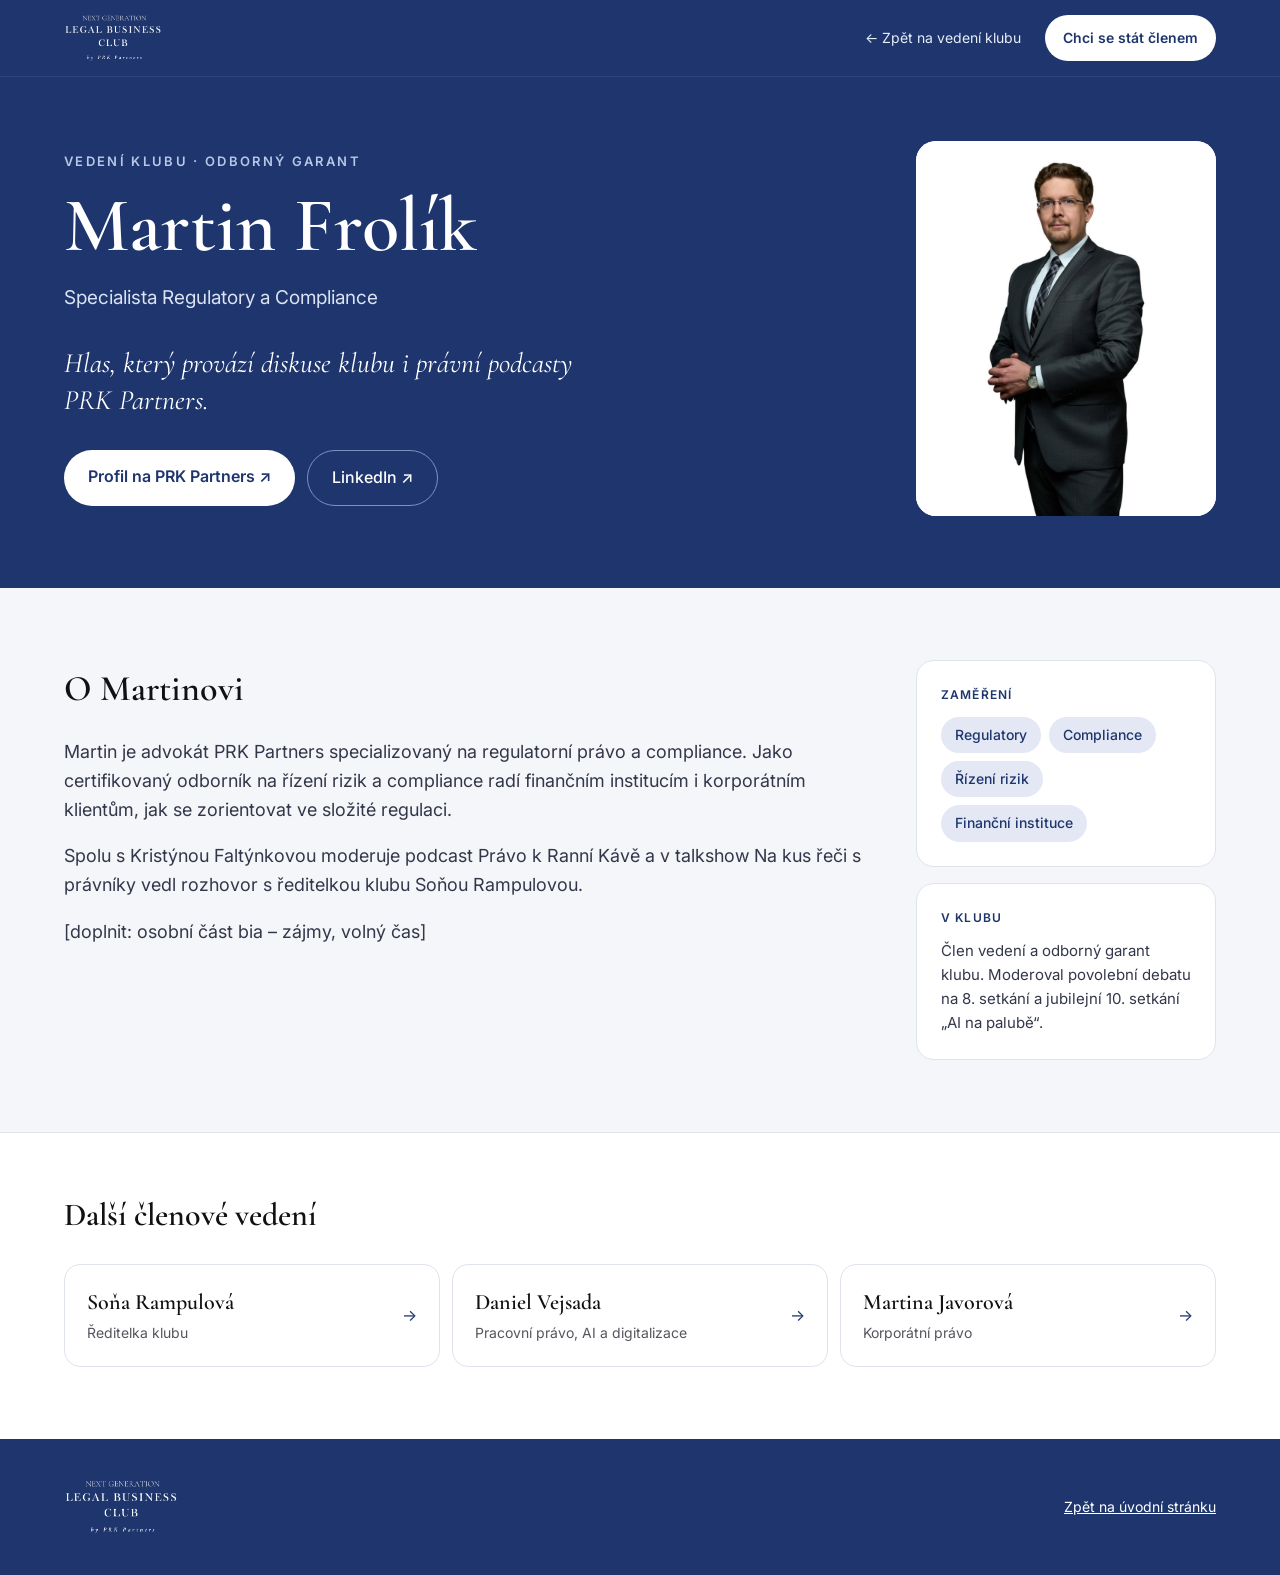
<file: martin-frolik.html>
<!doctype html>
<html lang="cs">
<head>
<meta charset="utf-8">
<meta name="viewport" content="width=device-width, initial-scale=1">
<title>Martin Frolík – vedení klubu | Next Generation Legal Business Club</title>
<meta name="description" content="Martin Frolík – vedení Next Generation Legal Business Clubu by PRK Partners.">
<meta property="og:title" content="Martin Frolík – vedení klubu | Next Generation Legal Business Club">
<meta property="og:description" content="Martin Frolík – vedení Next Generation Legal Business Clubu by PRK Partners.">
<meta property="og:image" content="assets/img/og-favicon.png">
<meta property="og:locale" content="cs_CZ">
<link rel="icon" type="image/png" href="assets/img/og-favicon.png">
<link rel="preconnect" href="https://fonts.googleapis.com">
<link rel="preconnect" href="https://fonts.gstatic.com" crossorigin>
<link href="https://fonts.googleapis.com/css2?family=Cormorant+Garamond:ital,wght@0,500;0,600;0,700;1,500&amp;family=Inter:wght@400;500;600&amp;display=swap" rel="stylesheet">
<link rel="stylesheet" href="css/style.css">
</head>
<body>
<main style="width: 100%; background: #F5F6F9; color: #111114; font-family: Inter, system-ui, sans-serif; font-size: 16px; line-height: 1.6;">

<header style="background: #1E366D; color: #FFFFFF; border-bottom: 1px solid #2D4680;">
<div style="max-width: 1200px; margin: 0 auto; padding: 14px 24px; display: flex; flex-wrap: wrap; align-items: center; justify-content: space-between; gap: 12px;">
<a href="index.html" style="display: block;"><img src="assets/img/logo-white.png" alt="Next Generation Legal Business Club by PRK Partners – zpět na úvod" style="height: 48px; width: auto; display: block;"></a>
<nav aria-label="Navigace" style="display: flex; flex-wrap: wrap; align-items: center; gap: 4px;">
<a href="index.html#vedeni" style="color: #E8EDF8; text-decoration: none; font-size: 14px; padding: 12px;">← Zpět na vedení klubu</a>
<a href="index.html#clenstvi" style="color: #1E366D; background: #FFFFFF; text-decoration: none; font-size: 14px; font-weight: 600; padding: 12px 18px; border-radius: 999px; margin-left: 8px;">Chci se stát členem</a>
</nav>
</div>
</header>

<section style="background: #1E366D; color: #FFFFFF;">
<div style="max-width: 1200px; margin: 0 auto; padding: 64px 24px 72px; display: flex; flex-wrap: wrap-reverse; gap: 48px; align-items: center;">
<div style="flex: 999 1 520px; min-width: 0;">
<p style="margin: 0 0 16px; font-size: 13px; letter-spacing: 0.18em; text-transform: uppercase; color: #B9C6E6; font-weight: 600;">Vedení klubu · Odborný garant</p>
<h1 style="margin: 0; font-family: 'Cormorant Garamond', Georgia, serif; font-weight: 600; font-size: clamp(44px, 6vw, 80px); line-height: 1;">Martin Frolík</h1>
<p style="margin: 18px 0 0; font-size: 19px; color: #DCE3F3;">Specialista Regulatory a Compliance</p>
<p style="margin: 32px 0 0; max-width: 560px; font-family: 'Cormorant Garamond', Georgia, serif; font-style: italic; font-size: 28px; line-height: 1.3; color: #FFFFFF;">Hlas, který provází diskuse klubu i právní podcasty PRK Partners.</p>
<div style="display: flex; flex-wrap: wrap; gap: 12px; margin-top: 32px;">
<a href="https://www.prkpartners.com/cs/nas-tym/martin-frolik" target="_blank" rel="noopener" style="background: #FFFFFF; color: #1E366D; text-decoration: none; font-weight: 600; padding: 14px 24px; border-radius: 999px;">Profil na PRK Partners ↗</a>
<a href="https://www.linkedin.com/in/frolikmartin/" target="_blank" rel="noopener" style="color: #FFFFFF; text-decoration: none; font-weight: 500; padding: 14px 24px; border-radius: 999px; border: 1px solid #7D91C2;">LinkedIn ↗</a>
</div>
</div>
<div style="flex: 1 1 300px; max-width: 400px; min-width: 0;">
<img src="assets/img/martin-frolik.jpg" alt="Martin Frolík" style="display: block; width: 100%; aspect-ratio: 4 / 5; object-fit: cover; object-position: top center; border-radius: 20px; background: #FFFFFF;">
</div>
</div>
</section>

<section style="max-width: 1200px; margin: 0 auto; padding: 72px 24px; display: flex; flex-wrap: wrap; gap: 48px;">
<div style="flex: 999 1 520px; min-width: 0; font-size: 18px; color: #33374A;">
<h2 style="margin: 0 0 20px; font-family: 'Cormorant Garamond', Georgia, serif; font-size: 36px; font-weight: 600; color: #111114;">O Martinovi</h2>
<p style="margin: 0 0 18px;">Martin je advokát PRK Partners specializovaný na regulatorní právo a compliance. Jako certifikovaný odborník na řízení rizik a compliance radí finančním institucím i korporátním klientům, jak se zorientovat ve složité regulaci.</p>
<p style="margin: 0 0 18px;">Spolu s Kristýnou Faltýnkovou moderuje podcast Právo k Ranní Kávě a v talkshow Na kus řeči s právníky vedl rozhovor s ředitelkou klubu Soňou Rampulovou.</p>
<p style="margin: 0;">[doplnit: osobní část bia – zájmy, volný čas]</p>
</div>
<aside style="flex: 1 1 300px; min-width: 0; display: flex; flex-direction: column; gap: 16px;">
<div style="background: #FFFFFF; border: 1px solid #DFE3EC; border-radius: 18px; padding: 24px;">
<p style="margin: 0 0 12px; font-size: 12px; letter-spacing: 0.1em; text-transform: uppercase; color: #1E366D; font-weight: 600;">Zaměření</p>
<div style="display: flex; flex-wrap: wrap; gap: 8px;">
<span style="padding: 7px 14px; border-radius: 999px; background: #E3E8F4; color: #1E366D; font-size: 14px; font-weight: 500;">Regulatory</span>
<span style="padding: 7px 14px; border-radius: 999px; background: #E3E8F4; color: #1E366D; font-size: 14px; font-weight: 500;">Compliance</span>
<span style="padding: 7px 14px; border-radius: 999px; background: #E3E8F4; color: #1E366D; font-size: 14px; font-weight: 500;">Řízení rizik</span>
<span style="padding: 7px 14px; border-radius: 999px; background: #E3E8F4; color: #1E366D; font-size: 14px; font-weight: 500;">Finanční instituce</span>
</div>
</div>
<div style="background: #FFFFFF; border: 1px solid #DFE3EC; border-radius: 18px; padding: 24px;">
<p style="margin: 0 0 12px; font-size: 12px; letter-spacing: 0.1em; text-transform: uppercase; color: #1E366D; font-weight: 600;">V klubu</p>
<p style="margin: 0; font-size: 15px; color: #33374A;">Člen vedení a odborný garant klubu. Moderoval povolební debatu na 8. setkání a jubilejní 10. setkání „AI na palubě“.</p>
</div>
</aside>
</section>

<section style="background: #FFFFFF; border-top: 1px solid #DFE3EC;">
<div style="max-width: 1200px; margin: 0 auto; padding: 56px 24px 72px;">
<h2 style="margin: 0 0 24px; font-family: 'Cormorant Garamond', Georgia, serif; font-size: 32px; font-weight: 600;">Další členové vedení</h2>
<div style="display: grid; grid-template-columns: repeat(auto-fit, minmax(240px, 1fr)); gap: 12px;">
<a href="sona-rampulova.html" style="display: flex; justify-content: space-between; align-items: center; gap: 12px; padding: 20px 22px; border: 1px solid #DFE3EC; border-radius: 16px; text-decoration: none; color: #111114;"><span><span style="display: block; font-family: 'Cormorant Garamond', Georgia, serif; font-size: 22px; font-weight: 600;">Soňa Rampulová</span><span style="font-size: 14px; color: #55555E;">Ředitelka klubu</span></span><span aria-hidden="true" style="color: #1E366D;">→</span></a>
<a href="daniel-vejsada.html" style="display: flex; justify-content: space-between; align-items: center; gap: 12px; padding: 20px 22px; border: 1px solid #DFE3EC; border-radius: 16px; text-decoration: none; color: #111114;"><span><span style="display: block; font-family: 'Cormorant Garamond', Georgia, serif; font-size: 22px; font-weight: 600;">Daniel Vejsada</span><span style="font-size: 14px; color: #55555E;">Pracovní právo, AI a digitalizace</span></span><span aria-hidden="true" style="color: #1E366D;">→</span></a>
<a href="martina-javorova.html" style="display: flex; justify-content: space-between; align-items: center; gap: 12px; padding: 20px 22px; border: 1px solid #DFE3EC; border-radius: 16px; text-decoration: none; color: #111114;"><span><span style="display: block; font-family: 'Cormorant Garamond', Georgia, serif; font-size: 22px; font-weight: 600;">Martina Javorová</span><span style="font-size: 14px; color: #55555E;">Korporátní právo</span></span><span aria-hidden="true" style="color: #1E366D;">→</span></a>
</div>
</div>
</section>

<footer style="background: #1E366D; color: #C9D3EC;">
<div style="max-width: 1200px; margin: 0 auto; padding: 40px 24px; display: flex; flex-wrap: wrap; justify-content: space-between; align-items: center; gap: 20px; font-size: 14px;">
<img src="assets/img/logo-white.png" alt="Next Generation Legal Business Club by PRK Partners" style="height: 56px; width: auto; display: block;">
<a href="index.html" style="color: #FFFFFF;">Zpět na úvodní stránku</a>
</div>
</footer>
</main>
</body>
</html>
</file>
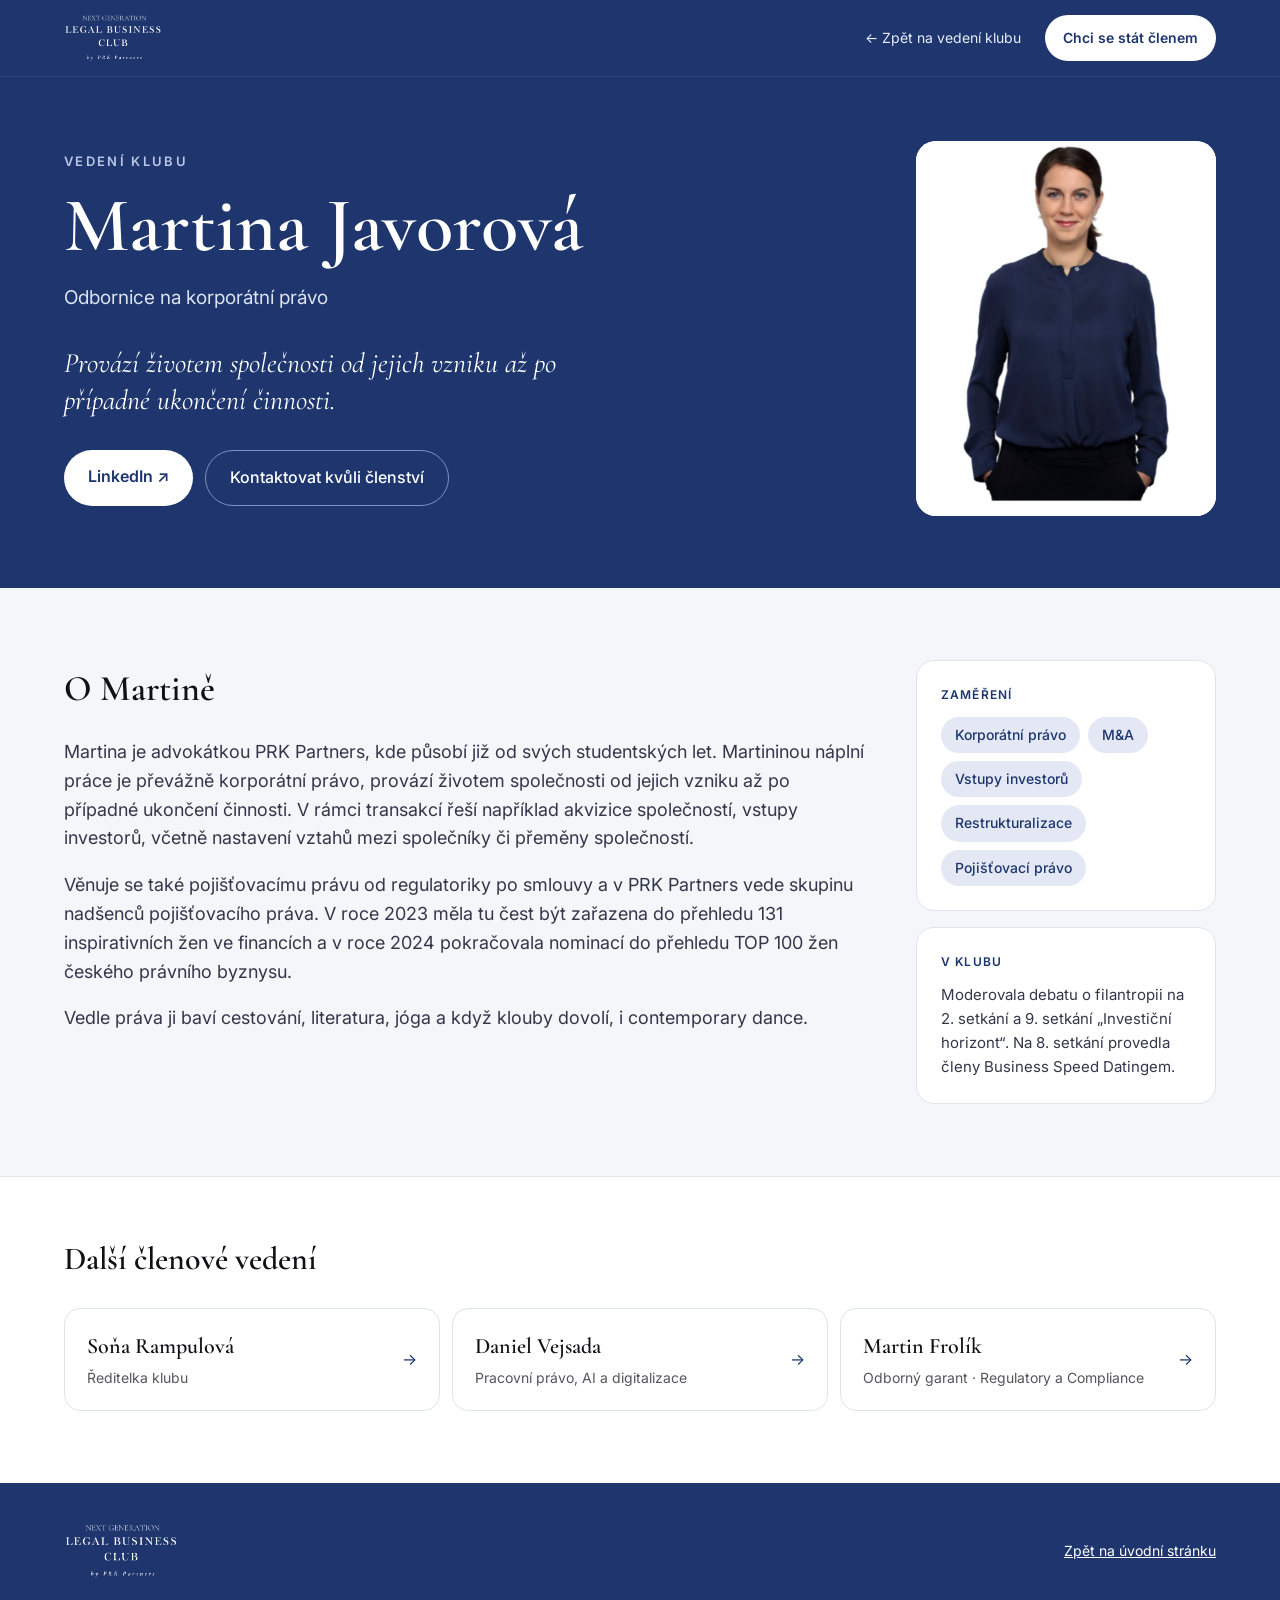
<file: martina-javorova.html>
<!doctype html>
<html lang="cs">
<head>
<meta charset="utf-8">
<meta name="viewport" content="width=device-width, initial-scale=1">
<title>Martina Javorová – vedení klubu | Next Generation Legal Business Club</title>
<meta name="description" content="Martina Javorová – vedení Next Generation Legal Business Clubu by PRK Partners.">
<meta property="og:title" content="Martina Javorová – vedení klubu | Next Generation Legal Business Club">
<meta property="og:description" content="Martina Javorová – vedení Next Generation Legal Business Clubu by PRK Partners.">
<meta property="og:image" content="assets/img/og-favicon.png">
<meta property="og:locale" content="cs_CZ">
<link rel="icon" type="image/png" href="assets/img/og-favicon.png">
<link rel="preconnect" href="https://fonts.googleapis.com">
<link rel="preconnect" href="https://fonts.gstatic.com" crossorigin>
<link href="https://fonts.googleapis.com/css2?family=Cormorant+Garamond:ital,wght@0,500;0,600;0,700;1,500&amp;family=Inter:wght@400;500;600&amp;display=swap" rel="stylesheet">
<link rel="stylesheet" href="css/style.css">
</head>
<body>
<main style="width: 100%; background: #F5F6F9; color: #111114; font-family: Inter, system-ui, sans-serif; font-size: 16px; line-height: 1.6;">

<header style="background: #1E366D; color: #FFFFFF; border-bottom: 1px solid #2D4680;">
<div style="max-width: 1200px; margin: 0 auto; padding: 14px 24px; display: flex; flex-wrap: wrap; align-items: center; justify-content: space-between; gap: 12px;">
<a href="index.html" style="display: block;"><img src="assets/img/logo-white.png" alt="Next Generation Legal Business Club by PRK Partners – zpět na úvod" style="height: 48px; width: auto; display: block;"></a>
<nav aria-label="Navigace" style="display: flex; flex-wrap: wrap; align-items: center; gap: 4px;">
<a href="index.html#vedeni" style="color: #E8EDF8; text-decoration: none; font-size: 14px; padding: 12px;">← Zpět na vedení klubu</a>
<a href="index.html#clenstvi" style="color: #1E366D; background: #FFFFFF; text-decoration: none; font-size: 14px; font-weight: 600; padding: 12px 18px; border-radius: 999px; margin-left: 8px;">Chci se stát členem</a>
</nav>
</div>
</header>

<section style="background: #1E366D; color: #FFFFFF;">
<div style="max-width: 1200px; margin: 0 auto; padding: 64px 24px 72px; display: flex; flex-wrap: wrap-reverse; gap: 48px; align-items: center;">
<div style="flex: 999 1 520px; min-width: 0;">
<p style="margin: 0 0 16px; font-size: 13px; letter-spacing: 0.18em; text-transform: uppercase; color: #B9C6E6; font-weight: 600;">Vedení klubu</p>
<h1 style="margin: 0; font-family: 'Cormorant Garamond', Georgia, serif; font-weight: 600; font-size: clamp(44px, 6vw, 80px); line-height: 1;">Martina Javorová</h1>
<p style="margin: 18px 0 0; font-size: 19px; color: #DCE3F3;">Odbornice na korporátní právo</p>
<p style="margin: 32px 0 0; max-width: 560px; font-family: 'Cormorant Garamond', Georgia, serif; font-style: italic; font-size: 28px; line-height: 1.3; color: #FFFFFF;">Provází životem společnosti od jejich vzniku až po případné ukončení činnosti.</p>
<div style="display: flex; flex-wrap: wrap; gap: 12px; margin-top: 32px;">
<a href="https://www.linkedin.com/in/martina-javorov%C3%A1/" target="_blank" rel="noopener" style="background: #FFFFFF; color: #1E366D; text-decoration: none; font-weight: 600; padding: 14px 24px; border-radius: 999px;">LinkedIn ↗</a>
<a href="index.html#clenstvi" style="color: #FFFFFF; text-decoration: none; font-weight: 500; padding: 14px 24px; border-radius: 999px; border: 1px solid #7D91C2;">Kontaktovat kvůli členství</a>
</div>
</div>
<div style="flex: 1 1 300px; max-width: 400px; min-width: 0;">
<img src="assets/img/martina-javorova.jpg" alt="Martina Javorová" style="display: block; width: 100%; aspect-ratio: 4 / 5; object-fit: cover; object-position: top center; border-radius: 20px; background: #FFFFFF;">
</div>
</div>
</section>

<section style="max-width: 1200px; margin: 0 auto; padding: 72px 24px; display: flex; flex-wrap: wrap; gap: 48px;">
<div style="flex: 999 1 520px; min-width: 0; font-size: 18px; color: #33374A;">
<h2 style="margin: 0 0 20px; font-family: 'Cormorant Garamond', Georgia, serif; font-size: 36px; font-weight: 600; color: #111114;">O Martině</h2>
<p style="margin: 0 0 18px;">Martina je advokátkou PRK Partners, kde působí již od svých studentských let. Martininou náplní práce je převážně korporátní právo, provází životem společnosti od jejich vzniku až po případné ukončení činnosti. V rámci transakcí řeší například akvizice společností, vstupy investorů, včetně nastavení vztahů mezi společníky či přeměny společností.</p>
<p style="margin: 0 0 18px;">Věnuje se také pojišťovacímu právu od regulatoriky po smlouvy a v PRK Partners vede skupinu nadšenců pojišťovacího práva. V roce 2023 měla tu čest být zařazena do přehledu 131 inspirativních žen ve financích a v roce 2024 pokračovala nominací do přehledu TOP 100 žen českého právního byznysu.</p>
<p style="margin: 0;">Vedle práva ji baví cestování, literatura, jóga a když klouby dovolí, i contemporary dance.</p>
</div>
<aside style="flex: 1 1 300px; min-width: 0; display: flex; flex-direction: column; gap: 16px;">
<div style="background: #FFFFFF; border: 1px solid #DFE3EC; border-radius: 18px; padding: 24px;">
<p style="margin: 0 0 12px; font-size: 12px; letter-spacing: 0.1em; text-transform: uppercase; color: #1E366D; font-weight: 600;">Zaměření</p>
<div style="display: flex; flex-wrap: wrap; gap: 8px;">
<span style="padding: 7px 14px; border-radius: 999px; background: #E3E8F4; color: #1E366D; font-size: 14px; font-weight: 500;">Korporátní právo</span>
<span style="padding: 7px 14px; border-radius: 999px; background: #E3E8F4; color: #1E366D; font-size: 14px; font-weight: 500;">M&amp;A</span>
<span style="padding: 7px 14px; border-radius: 999px; background: #E3E8F4; color: #1E366D; font-size: 14px; font-weight: 500;">Vstupy investorů</span>
<span style="padding: 7px 14px; border-radius: 999px; background: #E3E8F4; color: #1E366D; font-size: 14px; font-weight: 500;">Restrukturalizace</span>
<span style="padding: 7px 14px; border-radius: 999px; background: #E3E8F4; color: #1E366D; font-size: 14px; font-weight: 500;">Pojišťovací právo</span>
</div>
</div>
<div style="background: #FFFFFF; border: 1px solid #DFE3EC; border-radius: 18px; padding: 24px;">
<p style="margin: 0 0 12px; font-size: 12px; letter-spacing: 0.1em; text-transform: uppercase; color: #1E366D; font-weight: 600;">V klubu</p>
<p style="margin: 0; font-size: 15px; color: #33374A;">Moderovala debatu o filantropii na 2. setkání a 9. setkání „Investiční horizont“. Na 8. setkání provedla členy Business Speed Datingem.</p>
</div>
</aside>
</section>

<section style="background: #FFFFFF; border-top: 1px solid #DFE3EC;">
<div style="max-width: 1200px; margin: 0 auto; padding: 56px 24px 72px;">
<h2 style="margin: 0 0 24px; font-family: 'Cormorant Garamond', Georgia, serif; font-size: 32px; font-weight: 600;">Další členové vedení</h2>
<div style="display: grid; grid-template-columns: repeat(auto-fit, minmax(240px, 1fr)); gap: 12px;">
<a href="sona-rampulova.html" style="display: flex; justify-content: space-between; align-items: center; gap: 12px; padding: 20px 22px; border: 1px solid #DFE3EC; border-radius: 16px; text-decoration: none; color: #111114;"><span><span style="display: block; font-family: 'Cormorant Garamond', Georgia, serif; font-size: 22px; font-weight: 600;">Soňa Rampulová</span><span style="font-size: 14px; color: #55555E;">Ředitelka klubu</span></span><span aria-hidden="true" style="color: #1E366D;">→</span></a>
<a href="daniel-vejsada.html" style="display: flex; justify-content: space-between; align-items: center; gap: 12px; padding: 20px 22px; border: 1px solid #DFE3EC; border-radius: 16px; text-decoration: none; color: #111114;"><span><span style="display: block; font-family: 'Cormorant Garamond', Georgia, serif; font-size: 22px; font-weight: 600;">Daniel Vejsada</span><span style="font-size: 14px; color: #55555E;">Pracovní právo, AI a digitalizace</span></span><span aria-hidden="true" style="color: #1E366D;">→</span></a>
<a href="martin-frolik.html" style="display: flex; justify-content: space-between; align-items: center; gap: 12px; padding: 20px 22px; border: 1px solid #DFE3EC; border-radius: 16px; text-decoration: none; color: #111114;"><span><span style="display: block; font-family: 'Cormorant Garamond', Georgia, serif; font-size: 22px; font-weight: 600;">Martin Frolík</span><span style="font-size: 14px; color: #55555E;">Odborný garant · Regulatory a Compliance</span></span><span aria-hidden="true" style="color: #1E366D;">→</span></a>
</div>
</div>
</section>

<footer style="background: #1E366D; color: #C9D3EC;">
<div style="max-width: 1200px; margin: 0 auto; padding: 40px 24px; display: flex; flex-wrap: wrap; justify-content: space-between; align-items: center; gap: 20px; font-size: 14px;">
<img src="assets/img/logo-white.png" alt="Next Generation Legal Business Club by PRK Partners" style="height: 56px; width: auto; display: block;">
<a href="index.html" style="color: #FFFFFF;">Zpět na úvodní stránku</a>
</div>
</footer>
</main>
</body>
</html>
</file>
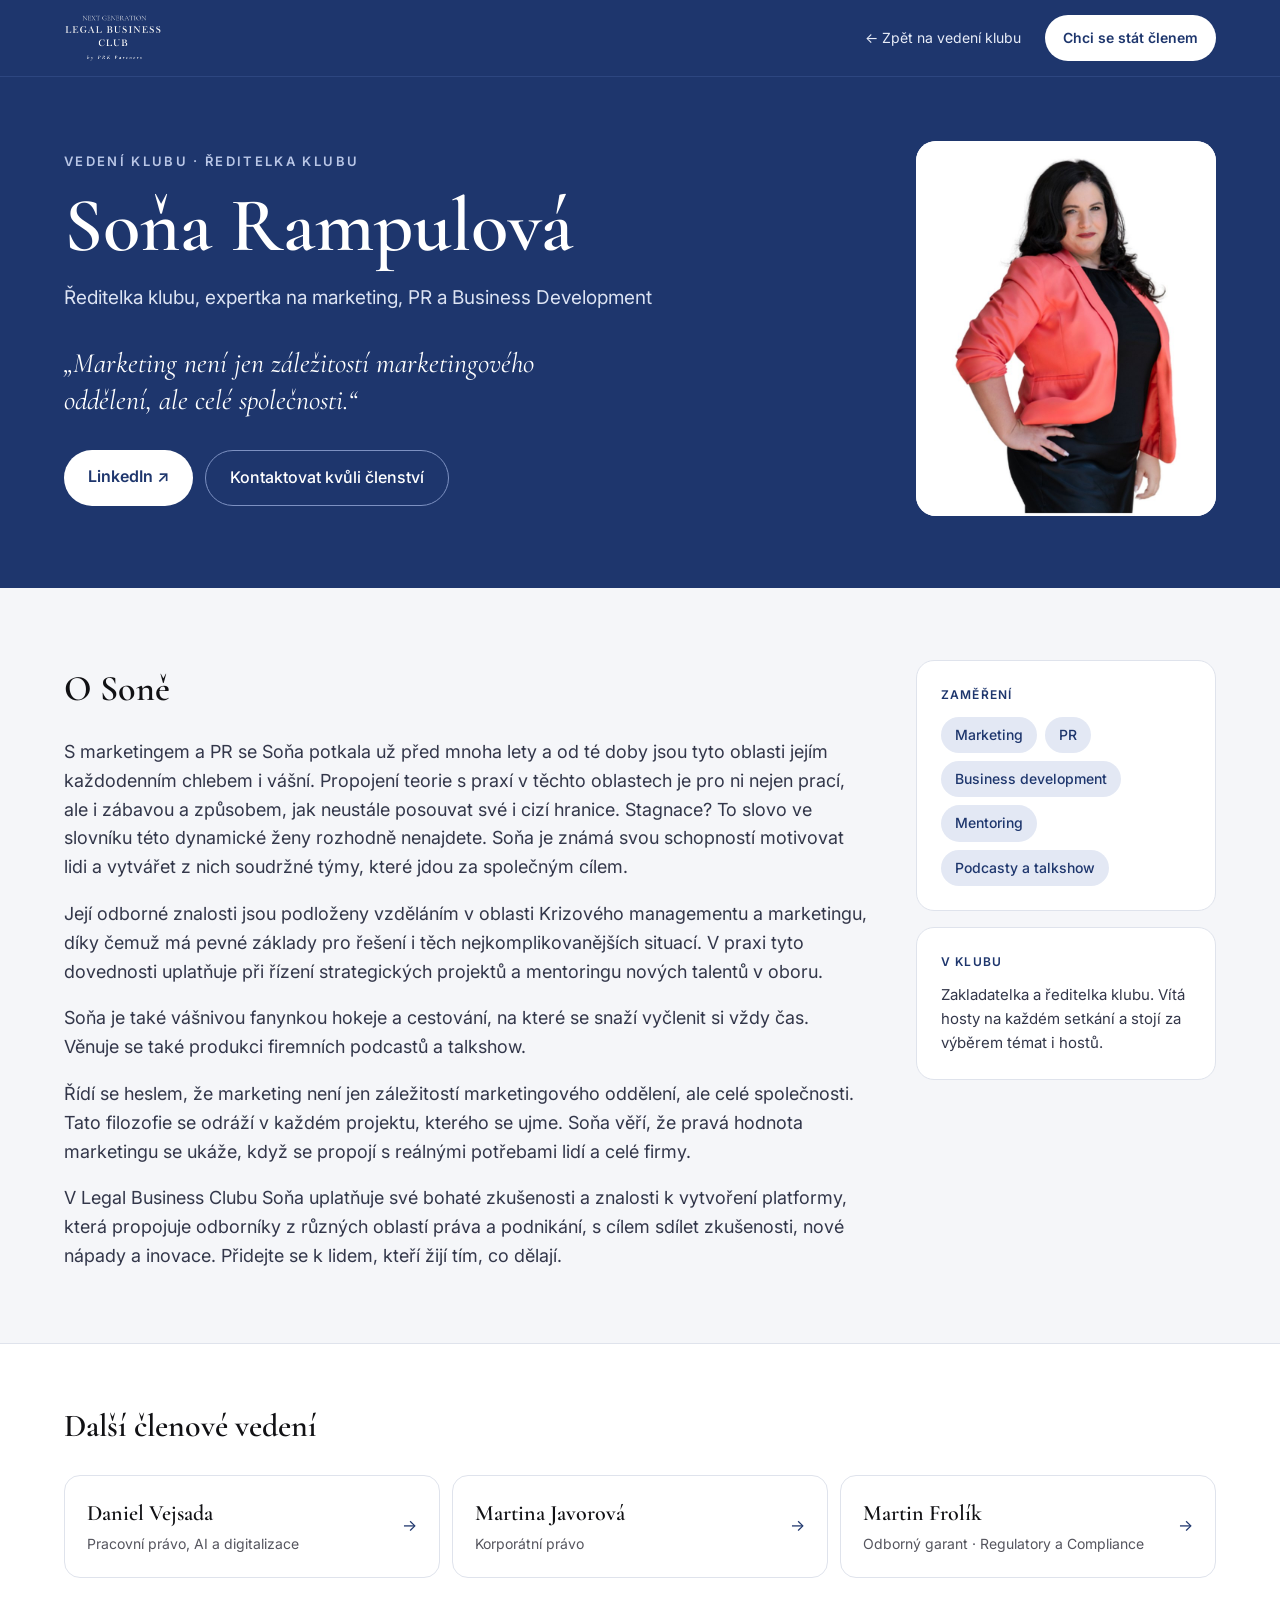
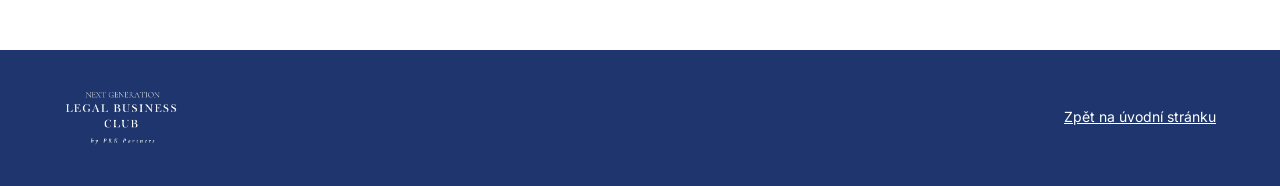
<file: sona-rampulova.html>
<!doctype html>
<html lang="cs">
<head>
<meta charset="utf-8">
<meta name="viewport" content="width=device-width, initial-scale=1">
<title>Soňa Rampulová – vedení klubu | Next Generation Legal Business Club</title>
<meta name="description" content="Soňa Rampulová – vedení Next Generation Legal Business Clubu by PRK Partners.">
<meta property="og:title" content="Soňa Rampulová – vedení klubu | Next Generation Legal Business Club">
<meta property="og:description" content="Soňa Rampulová – vedení Next Generation Legal Business Clubu by PRK Partners.">
<meta property="og:image" content="assets/img/og-favicon.png">
<meta property="og:locale" content="cs_CZ">
<link rel="icon" type="image/png" href="assets/img/og-favicon.png">
<link rel="preconnect" href="https://fonts.googleapis.com">
<link rel="preconnect" href="https://fonts.gstatic.com" crossorigin>
<link href="https://fonts.googleapis.com/css2?family=Cormorant+Garamond:ital,wght@0,500;0,600;0,700;1,500&amp;family=Inter:wght@400;500;600&amp;display=swap" rel="stylesheet">
<link rel="stylesheet" href="css/style.css">
</head>
<body>
<main style="width: 100%; background: #F5F6F9; color: #111114; font-family: Inter, system-ui, sans-serif; font-size: 16px; line-height: 1.6;">

<header style="background: #1E366D; color: #FFFFFF; border-bottom: 1px solid #2D4680;">
<div style="max-width: 1200px; margin: 0 auto; padding: 14px 24px; display: flex; flex-wrap: wrap; align-items: center; justify-content: space-between; gap: 12px;">
<a href="index.html" style="display: block;"><img src="assets/img/logo-white.png" alt="Next Generation Legal Business Club by PRK Partners – zpět na úvod" style="height: 48px; width: auto; display: block;"></a>
<nav aria-label="Navigace" style="display: flex; flex-wrap: wrap; align-items: center; gap: 4px;">
<a href="index.html#vedeni" style="color: #E8EDF8; text-decoration: none; font-size: 14px; padding: 12px;">← Zpět na vedení klubu</a>
<a href="index.html#clenstvi" style="color: #1E366D; background: #FFFFFF; text-decoration: none; font-size: 14px; font-weight: 600; padding: 12px 18px; border-radius: 999px; margin-left: 8px;">Chci se stát členem</a>
</nav>
</div>
</header>

<section style="background: #1E366D; color: #FFFFFF;">
<div style="max-width: 1200px; margin: 0 auto; padding: 64px 24px 72px; display: flex; flex-wrap: wrap-reverse; gap: 48px; align-items: center;">
<div style="flex: 999 1 520px; min-width: 0;">
<p style="margin: 0 0 16px; font-size: 13px; letter-spacing: 0.18em; text-transform: uppercase; color: #B9C6E6; font-weight: 600;">Vedení klubu · Ředitelka klubu</p>
<h1 style="margin: 0; font-family: 'Cormorant Garamond', Georgia, serif; font-weight: 600; font-size: clamp(44px, 6vw, 80px); line-height: 1;">Soňa Rampulová</h1>
<p style="margin: 18px 0 0; font-size: 19px; color: #DCE3F3;">Ředitelka klubu, expertka na marketing, PR a Business Development</p>
<p style="margin: 32px 0 0; max-width: 560px; font-family: 'Cormorant Garamond', Georgia, serif; font-style: italic; font-size: 28px; line-height: 1.3; color: #FFFFFF;">„Marketing není jen záležitostí marketingového oddělení, ale celé společnosti.“</p>
<div style="display: flex; flex-wrap: wrap; gap: 12px; margin-top: 32px;">
<a href="https://www.linkedin.com/in/sona-rampulova/" target="_blank" rel="noopener" style="background: #FFFFFF; color: #1E366D; text-decoration: none; font-weight: 600; padding: 14px 24px; border-radius: 999px;">LinkedIn ↗</a>
<a href="index.html#clenstvi" style="color: #FFFFFF; text-decoration: none; font-weight: 500; padding: 14px 24px; border-radius: 999px; border: 1px solid #7D91C2;">Kontaktovat kvůli členství</a>
</div>
</div>
<div style="flex: 1 1 300px; max-width: 400px; min-width: 0;">
<img src="assets/img/sona-rampulova.jpg" alt="Soňa Rampulová" style="display: block; width: 100%; aspect-ratio: 4 / 5; object-fit: cover; object-position: top center; border-radius: 20px; background: #FFFFFF;">
</div>
</div>
</section>

<section style="max-width: 1200px; margin: 0 auto; padding: 72px 24px; display: flex; flex-wrap: wrap; gap: 48px;">
<div style="flex: 999 1 520px; min-width: 0; font-size: 18px; color: #33374A;">
<h2 style="margin: 0 0 20px; font-family: 'Cormorant Garamond', Georgia, serif; font-size: 36px; font-weight: 600; color: #111114;">O Soně</h2>
<p style="margin: 0 0 18px;">S marketingem a PR se Soňa potkala už před mnoha lety a od té doby jsou tyto oblasti jejím každodenním chlebem i vášní. Propojení teorie s praxí v těchto oblastech je pro ni nejen prací, ale i zábavou a způsobem, jak neustále posouvat své i cizí hranice. Stagnace? To slovo ve slovníku této dynamické ženy rozhodně nenajdete. Soňa je známá svou schopností motivovat lidi a vytvářet z nich soudržné týmy, které jdou za společným cílem.</p>
<p style="margin: 0 0 18px;">Její odborné znalosti jsou podloženy vzděláním v oblasti Krizového managementu a marketingu, díky čemuž má pevné základy pro řešení i těch nejkomplikovanějších situací. V praxi tyto dovednosti uplatňuje při řízení strategických projektů a mentoringu nových talentů v oboru.</p>
<p style="margin: 0 0 18px;">Soňa je také vášnivou fanynkou hokeje a cestování, na které se snaží vyčlenit si vždy čas. Věnuje se také produkci firemních podcastů a talkshow.</p>
<p style="margin: 0 0 18px;">Řídí se heslem, že marketing není jen záležitostí marketingového oddělení, ale celé společnosti. Tato filozofie se odráží v každém projektu, kterého se ujme. Soňa věří, že pravá hodnota marketingu se ukáže, když se propojí s reálnými potřebami lidí a celé firmy.</p>
<p style="margin: 0;">V Legal Business Clubu Soňa uplatňuje své bohaté zkušenosti a znalosti k vytvoření platformy, která propojuje odborníky z různých oblastí práva a podnikání, s cílem sdílet zkušenosti, nové nápady a inovace. Přidejte se k lidem, kteří žijí tím, co dělají.</p>
</div>
<aside style="flex: 1 1 300px; min-width: 0; display: flex; flex-direction: column; gap: 16px;">
<div style="background: #FFFFFF; border: 1px solid #DFE3EC; border-radius: 18px; padding: 24px;">
<p style="margin: 0 0 12px; font-size: 12px; letter-spacing: 0.1em; text-transform: uppercase; color: #1E366D; font-weight: 600;">Zaměření</p>
<div style="display: flex; flex-wrap: wrap; gap: 8px;">
<span style="padding: 7px 14px; border-radius: 999px; background: #E3E8F4; color: #1E366D; font-size: 14px; font-weight: 500;">Marketing</span>
<span style="padding: 7px 14px; border-radius: 999px; background: #E3E8F4; color: #1E366D; font-size: 14px; font-weight: 500;">PR</span>
<span style="padding: 7px 14px; border-radius: 999px; background: #E3E8F4; color: #1E366D; font-size: 14px; font-weight: 500;">Business development</span>
<span style="padding: 7px 14px; border-radius: 999px; background: #E3E8F4; color: #1E366D; font-size: 14px; font-weight: 500;">Mentoring</span>
<span style="padding: 7px 14px; border-radius: 999px; background: #E3E8F4; color: #1E366D; font-size: 14px; font-weight: 500;">Podcasty a talkshow</span>
</div>
</div>
<div style="background: #FFFFFF; border: 1px solid #DFE3EC; border-radius: 18px; padding: 24px;">
<p style="margin: 0 0 12px; font-size: 12px; letter-spacing: 0.1em; text-transform: uppercase; color: #1E366D; font-weight: 600;">V klubu</p>
<p style="margin: 0; font-size: 15px; color: #33374A;">Zakladatelka a ředitelka klubu. Vítá hosty na každém setkání a stojí za výběrem témat i hostů.</p>
</div>
</aside>
</section>

<section style="background: #FFFFFF; border-top: 1px solid #DFE3EC;">
<div style="max-width: 1200px; margin: 0 auto; padding: 56px 24px 72px;">
<h2 style="margin: 0 0 24px; font-family: 'Cormorant Garamond', Georgia, serif; font-size: 32px; font-weight: 600;">Další členové vedení</h2>
<div style="display: grid; grid-template-columns: repeat(auto-fit, minmax(240px, 1fr)); gap: 12px;">
<a href="daniel-vejsada.html" style="display: flex; justify-content: space-between; align-items: center; gap: 12px; padding: 20px 22px; border: 1px solid #DFE3EC; border-radius: 16px; text-decoration: none; color: #111114;"><span><span style="display: block; font-family: 'Cormorant Garamond', Georgia, serif; font-size: 22px; font-weight: 600;">Daniel Vejsada</span><span style="font-size: 14px; color: #55555E;">Pracovní právo, AI a digitalizace</span></span><span aria-hidden="true" style="color: #1E366D;">→</span></a>
<a href="martina-javorova.html" style="display: flex; justify-content: space-between; align-items: center; gap: 12px; padding: 20px 22px; border: 1px solid #DFE3EC; border-radius: 16px; text-decoration: none; color: #111114;"><span><span style="display: block; font-family: 'Cormorant Garamond', Georgia, serif; font-size: 22px; font-weight: 600;">Martina Javorová</span><span style="font-size: 14px; color: #55555E;">Korporátní právo</span></span><span aria-hidden="true" style="color: #1E366D;">→</span></a>
<a href="martin-frolik.html" style="display: flex; justify-content: space-between; align-items: center; gap: 12px; padding: 20px 22px; border: 1px solid #DFE3EC; border-radius: 16px; text-decoration: none; color: #111114;"><span><span style="display: block; font-family: 'Cormorant Garamond', Georgia, serif; font-size: 22px; font-weight: 600;">Martin Frolík</span><span style="font-size: 14px; color: #55555E;">Odborný garant · Regulatory a Compliance</span></span><span aria-hidden="true" style="color: #1E366D;">→</span></a>
</div>
</div>
</section>

<footer style="background: #1E366D; color: #C9D3EC;">
<div style="max-width: 1200px; margin: 0 auto; padding: 40px 24px; display: flex; flex-wrap: wrap; justify-content: space-between; align-items: center; gap: 20px; font-size: 14px;">
<img src="assets/img/logo-white.png" alt="Next Generation Legal Business Club by PRK Partners" style="height: 56px; width: auto; display: block;">
<a href="index.html" style="color: #FFFFFF;">Zpět na úvodní stránku</a>
</div>
</footer>
</main>
</body>
</html>
</file>
<file: css/style.css>
/* Next Generation Legal Business Club – základní styly
   Barvy: #1E366D (tmavě modrá), #7D91C2 (světle modrá)
   Písmo: Cormorant Garamond (nadpisy), Inter (text) */

*, *::before, *::after { box-sizing: border-box; }
html { scroll-behavior: smooth; }
body { margin: 0; background: #F5F6F9; }
a { color: #1E366D; }
a:hover { color: #3A5590; }
img { max-width: 100%; }
section[id] { scroll-margin-top: 80px; }

button:focus-visible, a:focus-visible, input:focus-visible, textarea:focus-visible {
  outline: 2px solid #7D91C2;
  outline-offset: 2px;
}

/* Úvodní animace s logem (jen se zapnutým JavaScriptem) */
#intro { display: none; }
.js #intro {
  position: fixed; inset: 0; z-index: 50;
  display: flex; align-items: center; justify-content: center;
  background-color: rgba(30, 54, 109, 1);
  transition: background-color .9s cubic-bezier(.65,0,.35,1);
}
#intro-logo {
  display: block; height: auto; width: min(72vw, 600px);
  transform-origin: center center;
  transition: transform 1s cubic-bezier(.65,0,.35,1);
}
.js #header-logo { opacity: 0; }
.js.intro-moving #intro { background-color: rgba(30, 54, 109, 0); pointer-events: none; }
.js.intro-done #intro { display: none; }
.js.intro-done #header-logo { opacity: 1; }

@media (prefers-reduced-motion: reduce) {
  html { scroll-behavior: auto; }
  .js #intro { display: none; }
  .js #header-logo { opacity: 1; }
}

[hidden] { display: none !important; }

/* Na mobilu nenecháváme hlavičku přilepenou – menu se zalamuje a zabíralo by půl obrazovky */
@media (max-width: 640px) {
  header { position: static !important; }
}
</file>
